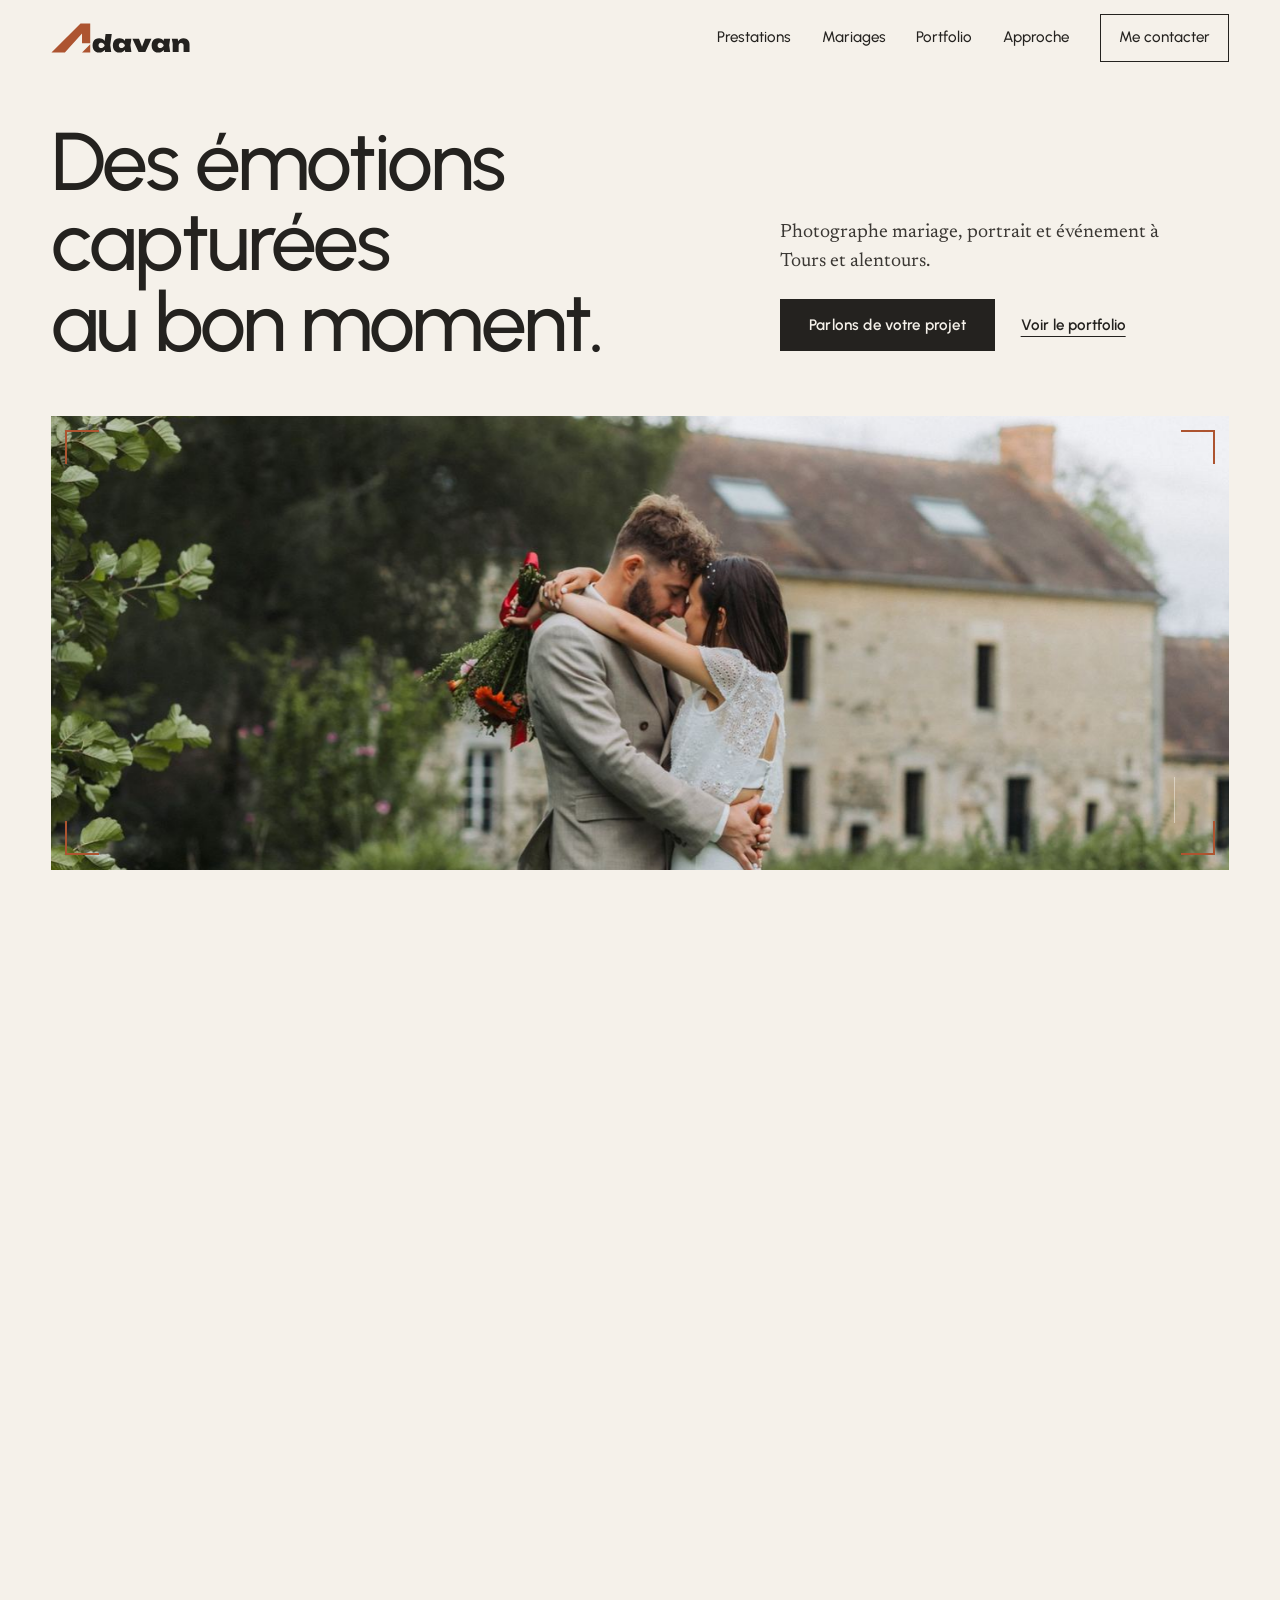
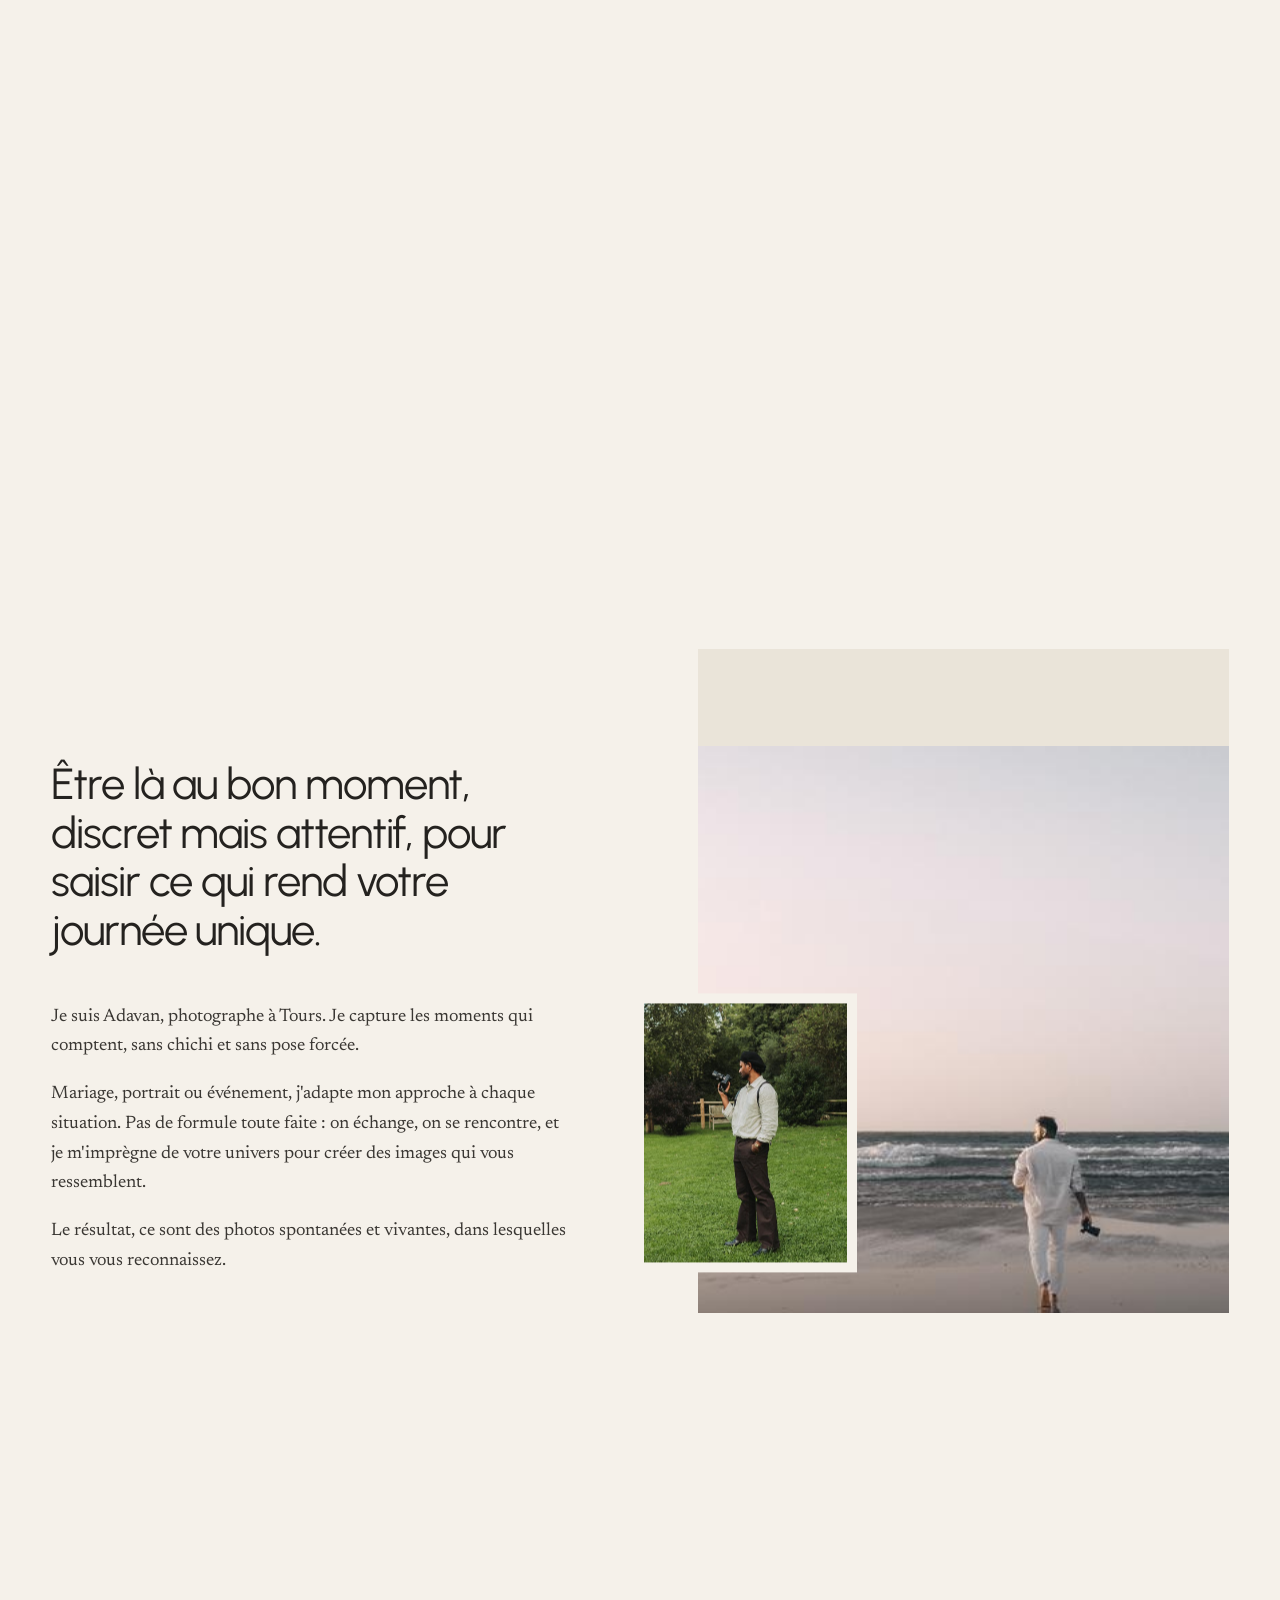
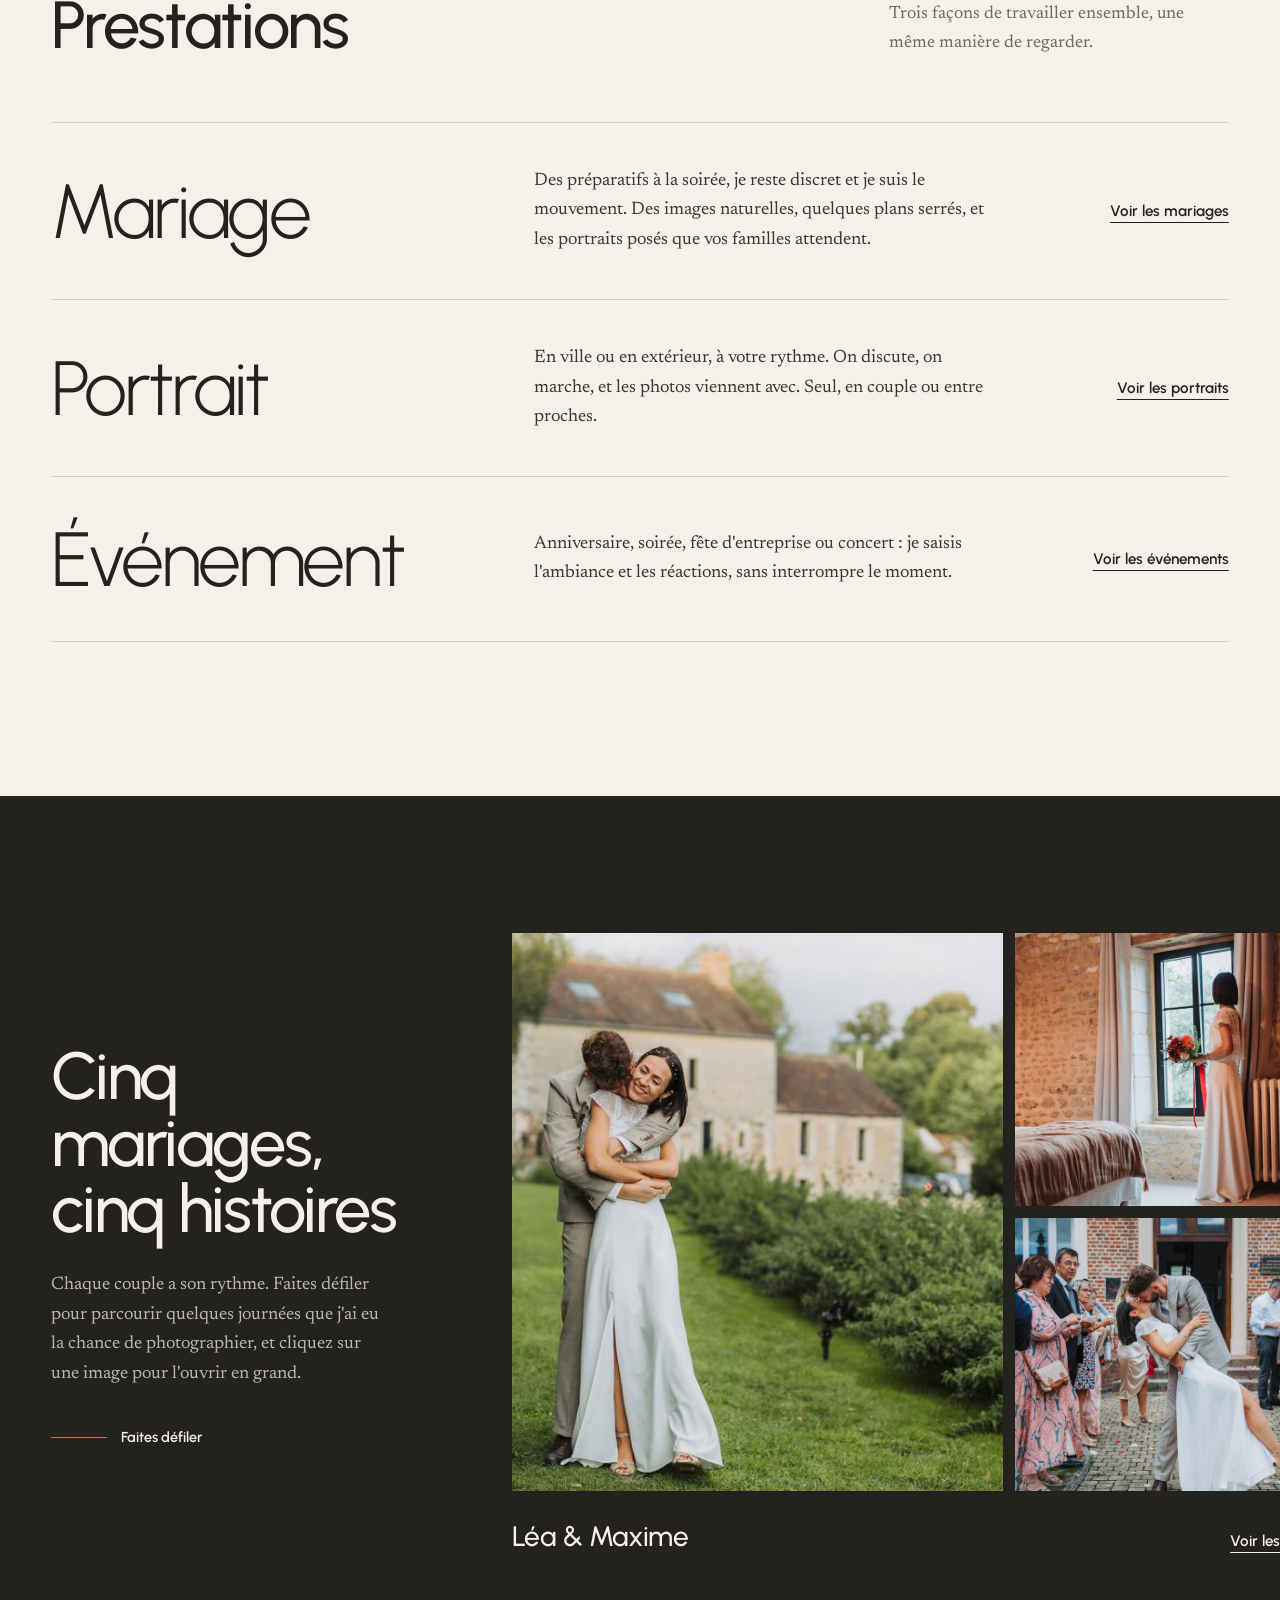
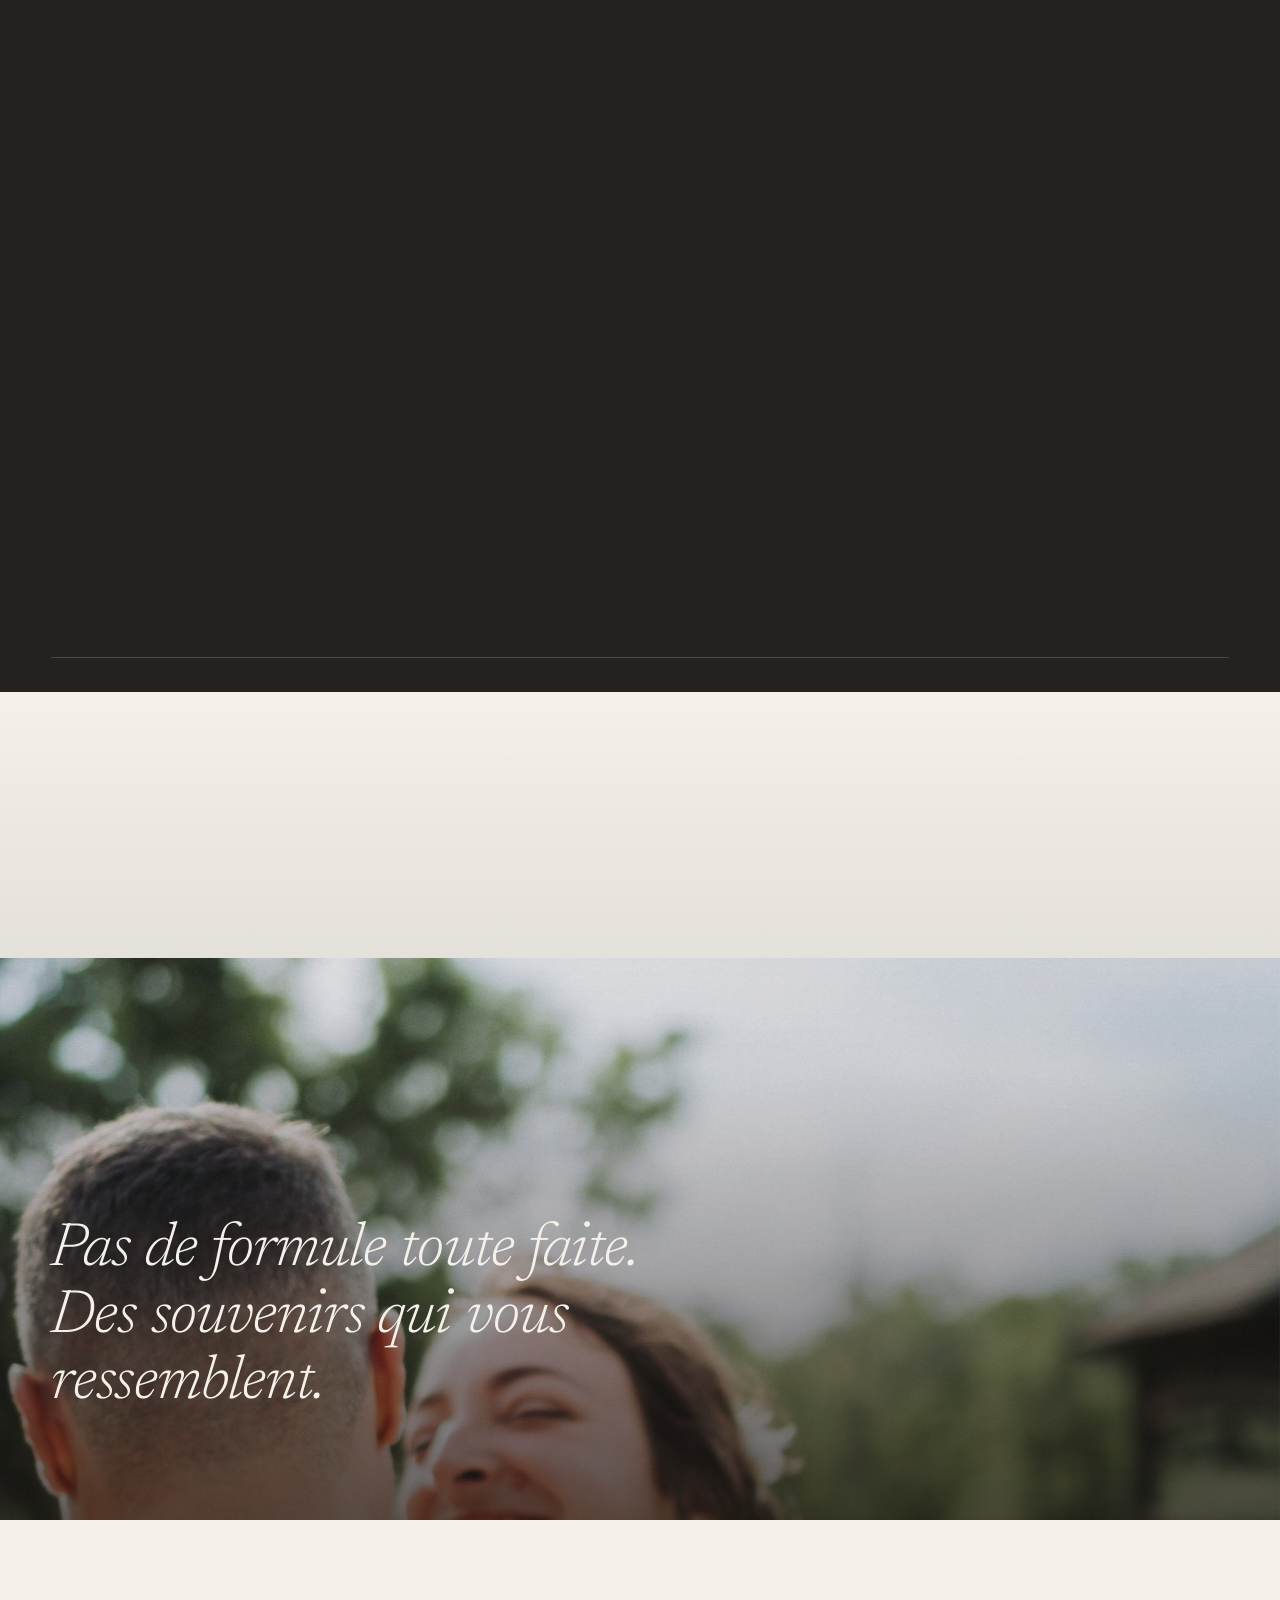
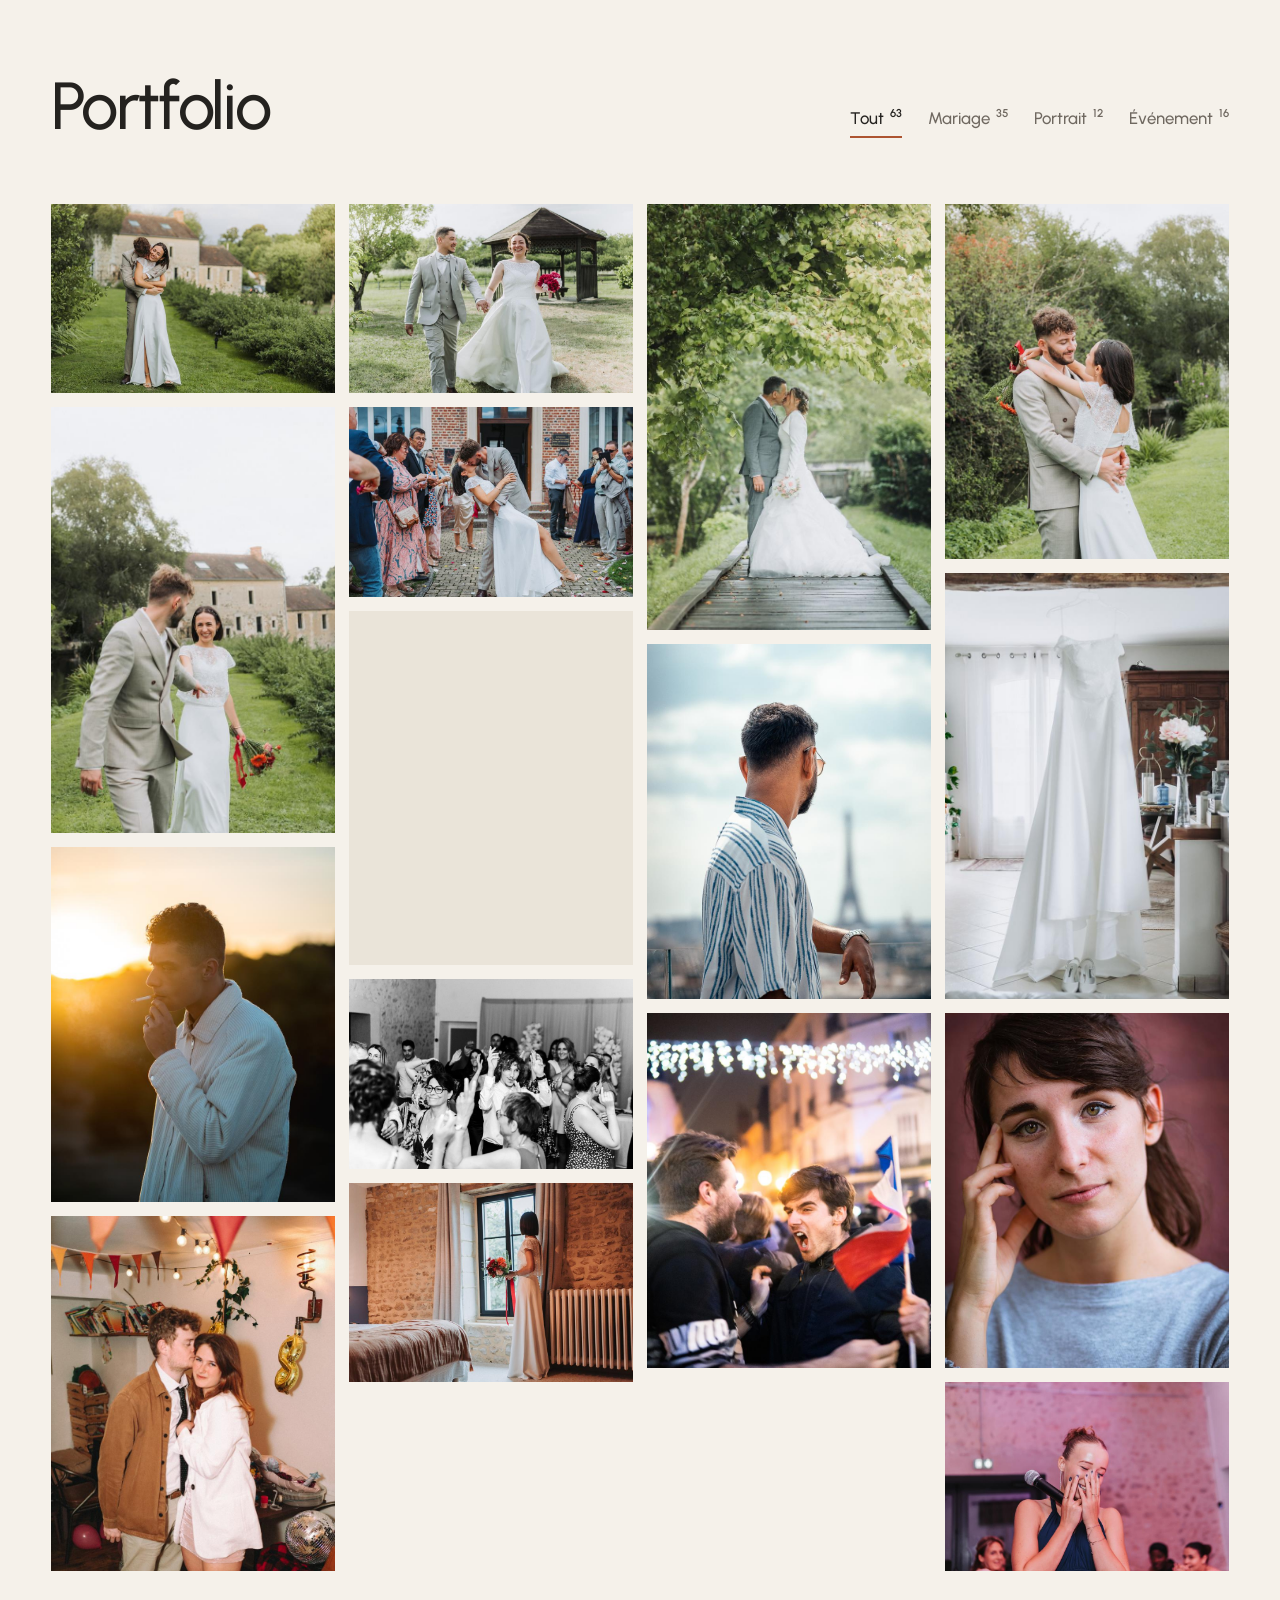
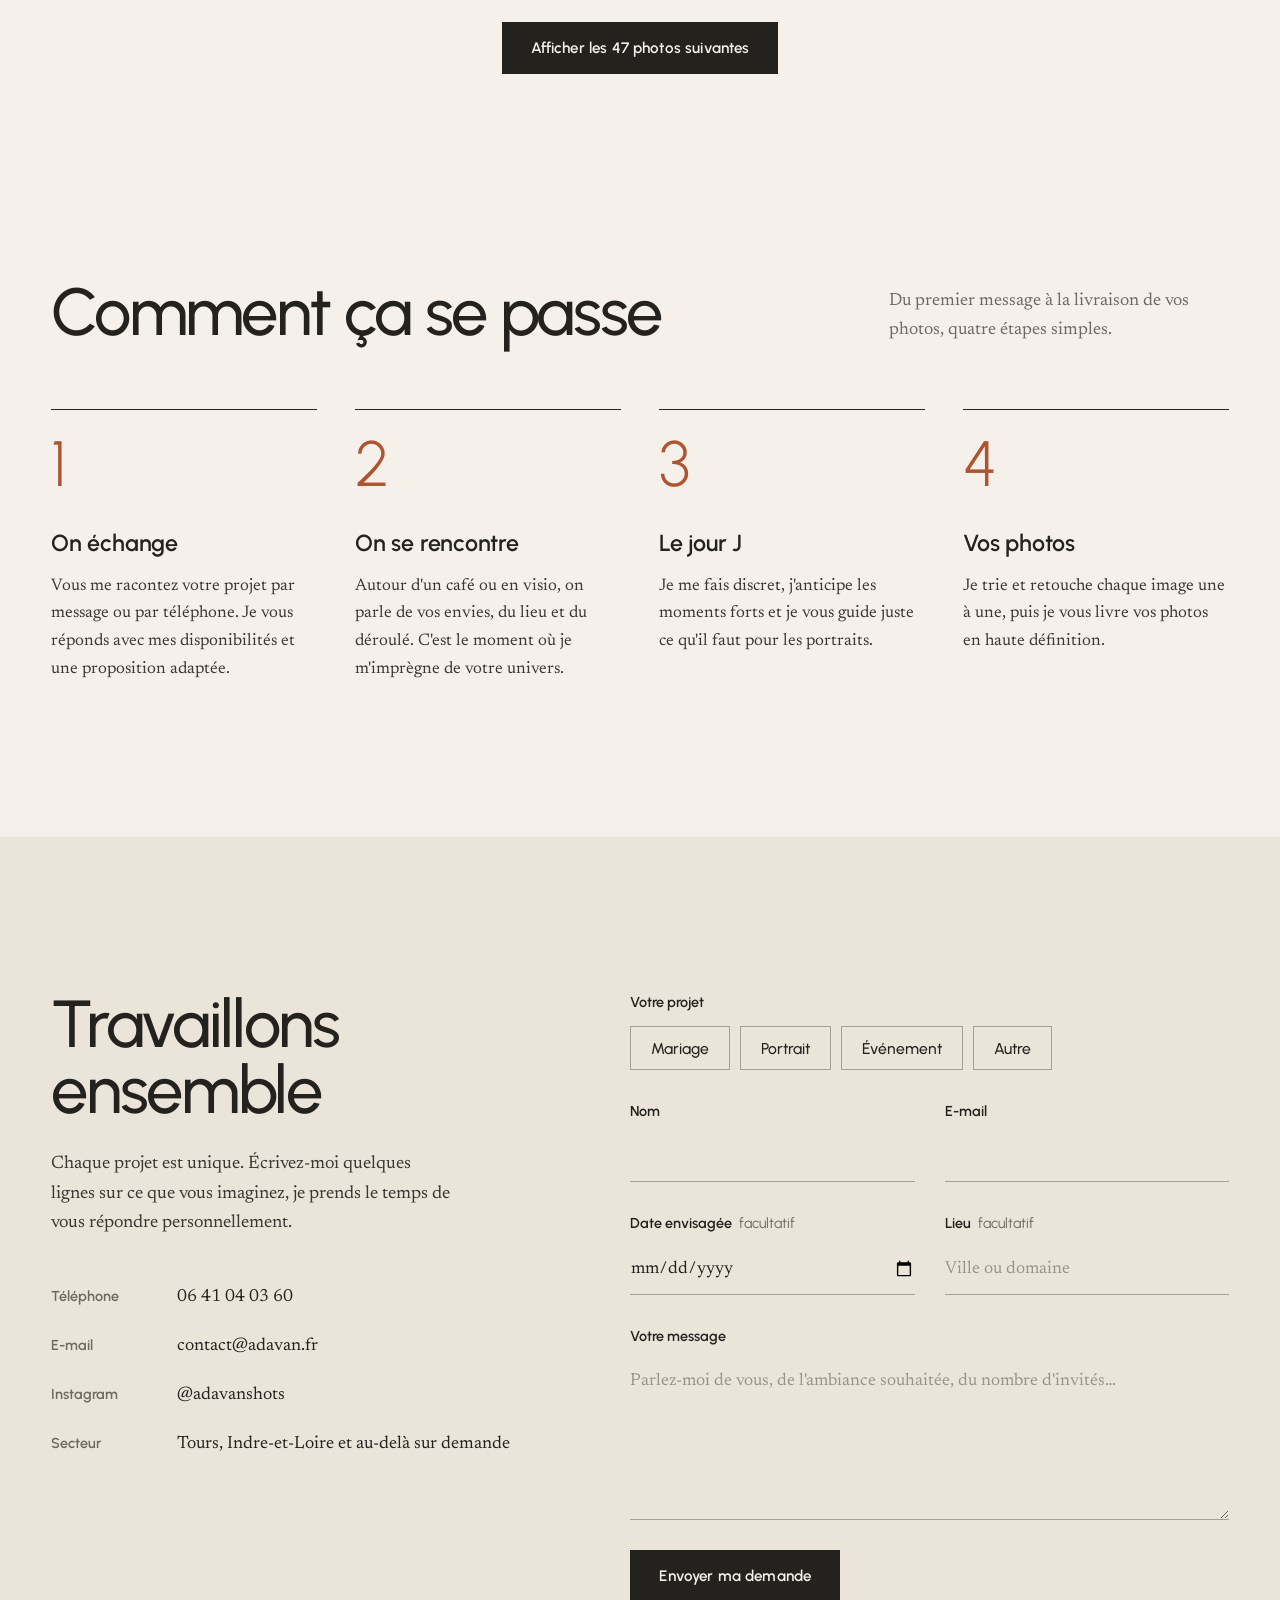
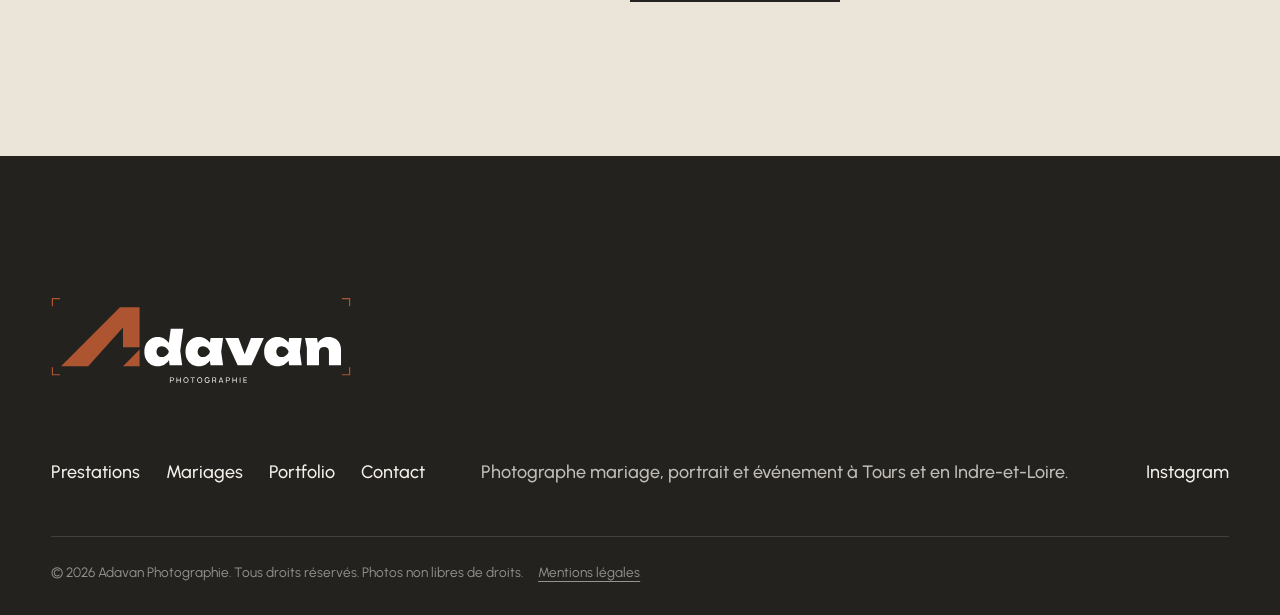
<file: index.html>
<!DOCTYPE html>
<html lang="fr">
<head>
  <meta charset="UTF-8">
  <meta name="viewport" content="width=device-width, initial-scale=1">
  <title>Adavan Photographie · Photographe mariage, portrait et événement à Tours</title>
  <meta name="description" content="Photographe à Tours et en Indre-et-Loire : mariage, portrait et événement. Des images naturelles, prises au bon moment, sans pose forcée.">
  <link rel="canonical" href="https://adavan.fr/">
  <meta name="theme-color" content="#F5F1EA">

  <meta property="og:type" content="website">
  <meta property="og:locale" content="fr_FR">
  <meta property="og:title" content="Adavan Photographie · Photographe à Tours">
  <meta property="og:description" content="Mariage, portrait et événement à Tours et alentours. Des images naturelles, prises au bon moment.">
  <meta property="og:url" content="https://adavan.fr/">
  <meta property="og:image" content="https://adavan.fr/photos/og-image.jpg">
  <meta name="twitter:card" content="summary_large_image">

  <link rel="icon" href="favicon.svg" type="image/svg+xml">
  <link rel="icon" href="favicon-32.png" sizes="32x32" type="image/png">
  <link rel="apple-touch-icon" href="apple-touch-icon.png">

  <link rel="preload" href="assets/fonts/urbanist.woff2" as="font" type="font/woff2" crossorigin>
  <link rel="preload" href="assets/fonts/newsreader.woff2" as="font" type="font/woff2" crossorigin>
  <link rel="stylesheet" href="assets/css/style.css">

  <script type="application/ld+json">
  {
    "@context": "https://schema.org",
    "@type": "ProfessionalService",
    "name": "Adavan Photographie",
    "description": "Photographe mariage, portrait et événement à Tours et en Indre-et-Loire.",
    "url": "https://adavan.fr/",
    "image": "https://adavan.fr/photos/og-image.jpg",
    "telephone": "+33641040360",
    "email": "contact@adavan.fr",
    "areaServed": ["Tours", "Indre-et-Loire", "Centre-Val de Loire"],
    "address": { "@type": "PostalAddress", "addressLocality": "Tours", "addressCountry": "FR" },
    "sameAs": ["https://www.instagram.com/adavanshots/"]
  }
  </script>
</head>
<body>
  <a class="skip-link" href="#main">Aller au contenu</a>

  <!-- Curseur viseur (desktop uniquement) -->
  <div class="cursor" aria-hidden="true">
    <span class="cursor-corner tl"></span><span class="cursor-corner tr"></span>
    <span class="cursor-corner bl"></span><span class="cursor-corner br"></span>
    <span class="cursor-label">Agrandir</span>
  </div>

  <!-- Navigation -->
  <header class="nav" data-nav>
    <a href="#top" class="nav-logo" aria-label="Adavan Photographie, retour en haut">
      <svg class="logo" viewBox="80 74 593 128" role="img" aria-label="Adavan"><path d="M82 200L205.997 76H247.33V160.256H212.356V118.923L139.23 200H82ZM212.356 200L247.33 165.026V200H212.356Z" fill="#AD5430"/><path d="M310.53 198.2L307.63 176.8L311.53 169.7L307.63 160.1L312.83 121.2H339.23L332.83 167.4L336.93 198.2H310.53ZM315.33 169.5C314.663 175.633 312.997 181 310.33 185.6C307.73 190.133 304.297 193.667 300.03 196.2C295.83 198.733 290.997 200 285.53 200C279.93 200 274.997 198.733 270.73 196.2C266.53 193.667 263.23 190.1 260.83 185.5C258.497 180.9 257.33 175.567 257.33 169.5C257.33 163.367 258.497 158 260.83 153.4C263.23 148.8 266.53 145.233 270.73 142.7C274.997 140.167 279.93 138.9 285.53 138.9C290.997 138.9 295.83 140.167 300.03 142.7C304.297 145.167 307.763 148.7 310.43 153.3C313.097 157.833 314.73 163.233 315.33 169.5ZM282.93 169.5C282.93 171.7 283.363 173.667 284.23 175.4C285.163 177.067 286.43 178.4 288.03 179.4C289.697 180.4 291.597 180.9 293.73 180.9C295.93 180.9 298.063 180.4 300.13 179.4C302.197 178.4 303.997 177.067 305.53 175.4C307.13 173.667 308.23 171.7 308.83 169.5C308.23 167.3 307.13 165.333 305.53 163.6C303.997 161.867 302.197 160.5 300.13 159.5C298.063 158.5 295.93 158 293.73 158C291.597 158 289.697 158.5 288.03 159.5C286.43 160.5 285.163 161.867 284.23 163.6C283.363 165.333 282.93 167.3 282.93 169.5ZM396.589 198.2L393.689 177.9L396.589 169.5L393.689 161.2L396.589 140.7H422.989L418.989 169.4L422.989 198.2H396.589ZM401.889 169.5C401.222 175.633 399.555 181 396.889 185.6C394.289 190.133 390.855 193.667 386.589 196.2C382.389 198.733 377.555 200 372.089 200C366.489 200 361.555 198.733 357.289 196.2C353.089 193.667 349.789 190.1 347.389 185.5C345.055 180.9 343.889 175.567 343.889 169.5C343.889 163.367 345.055 158 347.389 153.4C349.789 148.8 353.089 145.233 357.289 142.7C361.555 140.167 366.489 138.9 372.089 138.9C377.555 138.9 382.389 140.167 386.589 142.7C390.855 145.167 394.322 148.7 396.989 153.3C399.655 157.833 401.289 163.233 401.889 169.5ZM369.489 169.5C369.489 171.7 369.922 173.667 370.789 175.4C371.722 177.067 372.989 178.4 374.589 179.4C376.255 180.4 378.155 180.9 380.289 180.9C382.489 180.9 384.622 180.4 386.689 179.4C388.755 178.4 390.555 177.067 392.089 175.4C393.689 173.667 394.789 171.7 395.389 169.5C394.789 167.3 393.689 165.333 392.089 163.6C390.555 161.867 388.755 160.5 386.689 159.5C384.622 158.5 382.489 158 380.289 158C378.155 158 376.255 158.5 374.589 159.5C372.989 160.5 371.722 161.867 370.789 163.6C369.922 165.333 369.489 167.3 369.489 169.5ZM472.445 185.9L464.145 185.8L481.645 140.7H508.645L482.545 198.2H453.545L427.445 140.7H455.445L472.445 185.9ZM561.991 198.2L559.091 177.9L561.991 169.5L559.091 161.2L561.991 140.7H588.391L584.391 169.4L588.391 198.2H561.991ZM567.291 169.5C566.624 175.633 564.958 181 562.291 185.6C559.691 190.133 556.258 193.667 551.991 196.2C547.791 198.733 542.958 200 537.491 200C531.891 200 526.958 198.733 522.691 196.2C518.491 193.667 515.191 190.1 512.791 185.5C510.458 180.9 509.291 175.567 509.291 169.5C509.291 163.367 510.458 158 512.791 153.4C515.191 148.8 518.491 145.233 522.691 142.7C526.958 140.167 531.891 138.9 537.491 138.9C542.958 138.9 547.791 140.167 551.991 142.7C556.258 145.167 559.724 148.7 562.391 153.3C565.058 157.833 566.691 163.233 567.291 169.5ZM534.891 169.5C534.891 171.7 535.324 173.667 536.191 175.4C537.124 177.067 538.391 178.4 539.991 179.4C541.658 180.4 543.558 180.9 545.691 180.9C547.891 180.9 550.024 180.4 552.091 179.4C554.158 178.4 555.958 177.067 557.491 175.4C559.091 173.667 560.191 171.7 560.791 169.5C560.191 167.3 559.091 165.333 557.491 163.6C555.958 161.867 554.158 160.5 552.091 159.5C550.024 158.5 547.891 158 545.691 158C543.558 158 541.658 158.5 539.991 159.5C538.391 160.5 537.124 161.867 536.191 163.6C535.324 165.333 534.891 167.3 534.891 169.5ZM595.247 140.7H620.647L624.647 165.2V198.2H599.247V161.3L595.247 140.7ZM644.547 138.9C650.147 138.9 654.914 140.033 658.847 142.3C662.781 144.5 665.781 147.633 667.847 151.7C669.981 155.7 671.047 160.4 671.047 165.8V198.2H645.647V169.4C645.647 166.2 644.747 163.733 642.947 162C641.214 160.267 638.747 159.4 635.547 159.4C633.281 159.4 631.314 159.867 629.647 160.8C628.047 161.667 626.814 162.967 625.947 164.7C625.081 166.367 624.647 168.4 624.647 170.8L617.147 167C618.081 160.733 619.881 155.533 622.547 151.4C625.214 147.2 628.447 144.067 632.247 142C636.047 139.933 640.147 138.9 644.547 138.9Z" fill="currentColor"/></svg>
    </a>
    <nav class="nav-menu" id="menu" aria-label="Navigation principale">
      <a href="#prestations">Prestations</a>
      <a href="#mariages">Mariages</a>
      <a href="#portfolio">Portfolio</a>
      <a href="#approche">Approche</a>
      <a href="#contact" class="nav-cta">Me contacter</a>
    </nav>
    <button class="nav-toggle" aria-expanded="false" aria-controls="menu">
      <span class="nav-toggle-bars" aria-hidden="true"></span>
      <span class="sr-only">Menu</span>
    </button>
  </header>

  <main id="main">

    <!-- HERO : le cadre s'ouvre au scroll, comme on colle l'œil au viseur -->
    <section class="hero" id="top" data-hero>
      <div class="hero-sticky">
        <div class="hero-intro">
          <h1 class="hero-title">Des émotions<br>capturées<br>au bon moment.</h1>
          <div class="hero-side">
            <p class="hero-lede">Photographe mariage, portrait et événement à Tours et alentours.</p>
            <div class="hero-actions">
              <a href="#contact" class="btn btn-dark">Parlons de votre projet</a>
              <a href="#portfolio" class="btn-text">Voir le portfolio</a>
            </div>
          </div>
        </div>

        <div class="hero-frame" data-hero-frame>
          <picture>
            <source media="(max-width: 700px), (orientation: portrait)" srcset="photos/mariages/lm-14-900.jpg 720w, photos/mariages/lm-14-1800.jpg 1440w" sizes="100vw">
            <img class="hero-img" data-focus="0.52 0.24" data-focus-portrait="0.42 0.33" src="photos/mariages/lm-11-1800.jpg" srcset="photos/mariages/lm-11-900.jpg 900w, photos/mariages/lm-11-1800.jpg 1800w" sizes="100vw" width="1800" height="1200" alt="Les mariés front contre front dans le jardin d'un vieux moulin en pierre" fetchpriority="high">
          </picture>
          <p class="hero-caption">Léa &amp; Maxime</p>
        </div>

        <div class="viewfinder" aria-hidden="true">
          <span class="vf tl"></span><span class="vf tr"></span><span class="vf bl"></span><span class="vf br"></span>
        </div>

        <a href="#apropos" class="hero-scroll" aria-label="Faire défiler vers la suite">
          <span></span>
        </a>
      </div>
    </section>

    <!-- À PROPOS -->
    <section class="about" id="apropos">
      <div class="about-text">
        <h2 class="about-statement">Être là au bon moment, discret mais attentif, pour saisir ce qui rend votre journée unique.</h2>
        <div class="about-body">
          <p>Je suis Adavan, photographe à Tours. Je capture les moments qui comptent, sans chichi et sans pose forcée.</p>
          <p>Mariage, portrait ou événement, j'adapte mon approche à chaque situation. Pas de formule toute faite : on échange, on se rencontre, et je m'imprègne de votre univers pour créer des images qui vous ressemblent.</p>
          <p>Le résultat, ce sont des photos spontanées et vivantes, dans lesquelles vous vous reconnaissez.</p>
        </div>
      </div>
      <figure class="about-media">
        <div class="parallax-wrap">
          <img data-parallax="0.12" src="photos/portraits/home-page-banner-900.jpg" srcset="photos/portraits/home-page-banner-900.jpg 900w, photos/portraits/home-page-banner-1800.jpg 1800w" sizes="(max-width: 860px) 100vw, 45vw" width="1620" height="1080" loading="lazy" decoding="async" alt="Silhouette d'une personne au bord de la mer au coucher du soleil">
        </div>
        <img class="about-inset" src="photos/portraits/adavan-900.jpg" width="900" height="900" loading="lazy" decoding="async" alt="Adavan, photographe, son appareil à la main dans un jardin" data-parallax="-0.08">
      </figure>
    </section>

    <!-- PRESTATIONS -->
    <section class="services" id="prestations">
      <div class="section-head">
        <h2 class="section-title">Prestations</h2>
        <p class="section-intro">Trois façons de travailler ensemble, une même manière de regarder.</p>
      </div>
      <ul class="service-list" data-service-list>
        <li class="service" data-preview="photos/mariages/cc-6-900.jpg">
          <a href="#portfolio" class="service-link" data-filter-link="mariage">
            <h3 class="service-name">Mariage</h3>
            <p class="service-desc">Des préparatifs à la soirée, je reste discret et je suis le mouvement. Des images naturelles, quelques plans serrés, et les portraits posés que vos familles attendent.</p>
            <span class="service-more">Voir les mariages</span>
          </a>
          <img class="service-thumb" src="photos/mariages/cc-6-900.jpg" width="900" height="600" loading="lazy" decoding="async" alt="">
        </li>
        <li class="service" data-preview="photos/portraits/7-900.jpg">
          <a href="#portfolio" class="service-link" data-filter-link="portrait">
            <h3 class="service-name">Portrait</h3>
            <p class="service-desc">En ville ou en extérieur, à votre rythme. On discute, on marche, et les photos viennent avec. Seul, en couple ou entre proches.</p>
            <span class="service-more">Voir les portraits</span>
          </a>
          <img class="service-thumb" src="photos/portraits/7-900.jpg" width="900" height="1125" loading="lazy" decoding="async" alt="">
        </li>
        <li class="service" data-preview="photos/events/4-900.jpg">
          <a href="#portfolio" class="service-link" data-filter-link="evenement">
            <h3 class="service-name">Événement</h3>
            <p class="service-desc">Anniversaire, soirée, fête d'entreprise ou concert : je saisis l'ambiance et les réactions, sans interrompre le moment.</p>
            <span class="service-more">Voir les événements</span>
          </a>
          <img class="service-thumb" src="photos/events/4-900.jpg" width="900" height="600" loading="lazy" decoding="async" alt="">
        </li>
      </ul>
      <div class="service-preview" aria-hidden="true"><img alt=""></div>
    </section>

    <!-- HISTOIRES DE MARIAGE : défilement horizontal -->
    <section class="stories" id="mariages" data-stories>
      <div class="stories-sticky">
        <div class="stories-track" data-stories-track>
          <div class="story-intro">
            <h2 class="section-title">Cinq mariages,<br>cinq histoires</h2>
            <p>Chaque couple a son rythme. Faites défiler pour parcourir quelques journées que j'ai eu la chance de photographier, et cliquez sur une image pour l'ouvrir en grand.</p>
            <p class="story-hint" aria-hidden="true"><span class="story-hint-line"></span>Faites défiler</p>
          </div>
          <article class="story" data-story>
            <div class="story-shots">
              <button class="story-shot s0" data-full="photos/mariages/lm-01-1800.jpg" data-caption="Mariage de Léa &amp; Maxime" aria-label="Agrandir : Le marié enlace la mariée qui rit, devant un vieux moulin en pierre" data-cursor><img src="photos/mariages/lm-01-900.jpg" srcset="photos/mariages/lm-01-900.jpg 900w, photos/mariages/lm-01-1800.jpg 1800w" sizes="(max-width: 860px) 80vw, 40vw" width="1800" height="1200" loading="lazy" decoding="async" alt="Le marié enlace la mariée qui rit, devant un vieux moulin en pierre"></button>
              <button class="story-shot s1" data-full="photos/mariages/lm-02-1800.jpg" data-caption="Mariage de Léa &amp; Maxime" aria-label="Agrandir : La mariée regarde par la fenêtre, son bouquet rouge à la main" data-cursor><img src="photos/mariages/lm-02-900.jpg" srcset="photos/mariages/lm-02-900.jpg 900w, photos/mariages/lm-02-1800.jpg 1800w" sizes="(max-width: 860px) 80vw, 40vw" width="1800" height="1266" loading="lazy" decoding="async" alt="La mariée regarde par la fenêtre, son bouquet rouge à la main"></button>
              <button class="story-shot s2" data-full="photos/mariages/lm-03-1800.jpg" data-caption="Mariage de Léa &amp; Maxime" aria-label="Agrandir : Baiser renversé à la sortie de la mairie, sous les pétales" data-cursor><img src="photos/mariages/lm-03-900.jpg" srcset="photos/mariages/lm-03-900.jpg 900w, photos/mariages/lm-03-1800.jpg 1800w" sizes="(max-width: 860px) 80vw, 40vw" width="1800" height="1200" loading="lazy" decoding="async" alt="Baiser renversé à la sortie de la mairie, sous les pétales"></button>
              <button class="story-shot s3" data-full="photos/mariages/lm-04-1800.jpg" data-caption="Mariage de Léa &amp; Maxime" aria-label="Agrandir : Le marié ajuste ses manches devant un papier peint à feuilles" data-cursor hidden></button>
              <button class="story-shot s4" data-full="photos/mariages/lm-05-1800.jpg" data-caption="Mariage de Léa &amp; Maxime" aria-label="Agrandir : Le marié sourit pendant la découverte, ses proches dans le miroir" data-cursor hidden></button>
              <button class="story-shot s5" data-full="photos/mariages/lm-06-1800.jpg" data-caption="Mariage de Léa &amp; Maxime" aria-label="Agrandir : La mariée tend la main au marié dans l&#x27;encadrement d&#x27;une porte" data-cursor hidden></button>
              <button class="story-shot s6" data-full="photos/mariages/lm-07-1800.jpg" data-caption="Mariage de Léa &amp; Maxime" aria-label="Agrandir : Les mariés posent devant une cheminée en pierre" data-cursor hidden></button>
              <button class="story-shot s7" data-full="photos/mariages/lm-08-1800.jpg" data-caption="Mariage de Léa &amp; Maxime" aria-label="Agrandir : Les mariés se tiennent la main, détail du costume et du bouquet" data-cursor hidden></button>
              <button class="story-shot s8" data-full="photos/mariages/lm-09-1800.jpg" data-caption="Mariage de Léa &amp; Maxime" aria-label="Agrandir : Les mains des mariés se frôlent, alliances visibles" data-cursor hidden></button>
              <button class="story-shot s9" data-full="photos/mariages/lm-10-1800.jpg" data-caption="Mariage de Léa &amp; Maxime" aria-label="Agrandir : La main de la mariée posée dans celle du marié, bague et montre" data-cursor hidden></button>
              <button class="story-shot s10" data-full="photos/mariages/lm-11-1800.jpg" data-caption="Mariage de Léa &amp; Maxime" aria-label="Agrandir : Les mariés front contre front dans le jardin du moulin" data-cursor hidden></button>
              <button class="story-shot s11" data-full="photos/mariages/lm-12-1800.jpg" data-caption="Mariage de Léa &amp; Maxime" aria-label="Agrandir : Les mariés dansent dans l&#x27;allée du jardin" data-cursor hidden></button>
              <button class="story-shot s12" data-full="photos/mariages/lm-13-1800.jpg" data-caption="Mariage de Léa &amp; Maxime" aria-label="Agrandir : Le marié serre la mariée dans ses bras, devant le moulin" data-cursor hidden></button>
              <button class="story-shot s13" data-full="photos/mariages/lm-14-1800.jpg" data-caption="Mariage de Léa &amp; Maxime" aria-label="Agrandir : La mariée, les bras autour du cou du marié, se regardent en souriant" data-cursor hidden></button>
              <button class="story-shot s14" data-full="photos/mariages/lm-15-1800.jpg" data-caption="Mariage de Léa &amp; Maxime" aria-label="Agrandir : Le marié entraîne la mariée par la main, elle rit" data-cursor hidden></button>
              <button class="story-shot s15" data-full="photos/mariages/lm-16-1800.jpg" data-caption="Mariage de Léa &amp; Maxime" aria-label="Agrandir : Les mariés s&#x27;éloignent main dans la main en se retournant" data-cursor hidden></button>
              <button class="story-shot s16" data-full="photos/mariages/lm-17-1800.jpg" data-caption="Mariage de Léa &amp; Maxime" aria-label="Agrandir : Le marié embrasse le front de la mariée" data-cursor hidden></button>
              <button class="story-shot s17" data-full="photos/mariages/lm-18-1800.jpg" data-caption="Mariage de Léa &amp; Maxime" aria-label="Agrandir : Les mariés accoudés à la rambarde d&#x27;un pont en pierre" data-cursor hidden></button>
            </div>
            <header class="story-meta">
              <h3>Léa &amp; Maxime</h3>
              <button class="btn-text story-open" data-story-open>Voir les photos</button>
            </header>
          </article>
          <article class="story" data-story>
            <div class="story-shots">
              <button class="story-shot s0" data-full="photos/mariages/cc-hero-1800.jpg" data-caption="Mariage de Camille &amp; Chakir" aria-label="Agrandir : Les mariés marchent main dans la main devant un kiosque en bois" data-cursor><img src="photos/mariages/cc-hero-900.jpg" srcset="photos/mariages/cc-hero-900.jpg 900w, photos/mariages/cc-hero-1800.jpg 1800w" sizes="(max-width: 860px) 80vw, 40vw" width="1800" height="1200" loading="lazy" decoding="async" alt="Les mariés marchent main dans la main devant un kiosque en bois"></button>
              <button class="story-shot s1" data-full="photos/mariages/cc-10-1800.jpg" data-caption="Mariage de Camille &amp; Chakir" aria-label="Agrandir : La robe de mariée suspendue dans une pièce lumineuse" data-cursor><img src="photos/mariages/cc-10-900.jpg" srcset="photos/mariages/cc-10-900.jpg 600w, photos/mariages/cc-10-1800.jpg 1200w" sizes="(max-width: 860px) 80vw, 40vw" width="1200" height="1800" loading="lazy" decoding="async" alt="La robe de mariée suspendue dans une pièce lumineuse"></button>
              <button class="story-shot s2" data-full="photos/mariages/cc-14-1800.jpg" data-caption="Mariage de Camille &amp; Chakir" aria-label="Agrandir : On ajuste le col du marié, en noir et blanc" data-cursor><img src="photos/mariages/cc-14-900.jpg" srcset="photos/mariages/cc-14-900.jpg 600w, photos/mariages/cc-14-1800.jpg 1200w" sizes="(max-width: 860px) 80vw, 40vw" width="1200" height="1800" loading="lazy" decoding="async" alt="On ajuste le col du marié, en noir et blanc"></button>
              <button class="story-shot s3" data-full="photos/mariages/cc-7-1800.jpg" data-caption="Mariage de Camille &amp; Chakir" aria-label="Agrandir : La mariée enlace le marié, le visage rayonnant" data-cursor hidden></button>
              <button class="story-shot s4" data-full="photos/mariages/cc-1-1800.jpg" data-caption="Mariage de Camille &amp; Chakir" aria-label="Agrandir : Les mariés posent de part et d&#x27;autre d&#x27;une voiture ancienne décorée" data-cursor hidden></button>
              <button class="story-shot s5" data-full="photos/mariages/cc-3-1800.jpg" data-caption="Mariage de Camille &amp; Chakir" aria-label="Agrandir : La mariée enfile ses chaussures, assise près d&#x27;une fenêtre" data-cursor hidden></button>
              <button class="story-shot s6" data-full="photos/mariages/cc-11-1800.jpg" data-caption="Mariage de Camille &amp; Chakir" aria-label="Agrandir : La mariée rit, assise près d&#x27;une porte, en noir et blanc" data-cursor hidden></button>
              <button class="story-shot s7" data-full="photos/mariages/cc-5-1800.jpg" data-caption="Mariage de Camille &amp; Chakir" aria-label="Agrandir : La mariée sourit, son bouquet de pivoines à la main" data-cursor hidden></button>
              <button class="story-shot s8" data-full="photos/mariages/cc-6-1800.jpg" data-caption="Mariage de Camille &amp; Chakir" aria-label="Agrandir : Les mariés se tiennent la main et rient dans un parc" data-cursor hidden></button>
              <button class="story-shot s9" data-full="photos/mariages/cc-8-1800.jpg" data-caption="Mariage de Camille &amp; Chakir" aria-label="Agrandir : Les mariés s&#x27;embrassent dans l&#x27;herbe fleurie" data-cursor hidden></button>
              <button class="story-shot s10" data-full="photos/mariages/cc-9-1800.jpg" data-caption="Mariage de Camille &amp; Chakir" aria-label="Agrandir : Le marié de dos, enlacé par la mariée" data-cursor hidden></button>
              <button class="story-shot s11" data-full="photos/mariages/cc-12-1800.jpg" data-caption="Mariage de Camille &amp; Chakir" aria-label="Agrandir : Des invités émus essuient leurs larmes pendant les discours, en noir et blanc" data-cursor hidden></button>
              <button class="story-shot s12" data-full="photos/mariages/cc-13-1800.jpg" data-caption="Mariage de Camille &amp; Chakir" aria-label="Agrandir : Panneau d&#x27;accueil fleuri devant le domaine de réception" data-cursor hidden></button>
            </div>
            <header class="story-meta">
              <h3>Camille &amp; Chakir</h3>
              <button class="btn-text story-open" data-story-open>Voir les photos</button>
            </header>
          </article>
          <article class="story" data-story>
            <div class="story-shots">
              <button class="story-shot s0" data-full="photos/mariages/ja-4-1800.jpg" data-caption="Mariage de Alison &amp; Jérôme" aria-label="Agrandir : Les mariés s&#x27;embrassent sur un ponton sous les arbres" data-cursor><img src="photos/mariages/ja-4-900.jpg" srcset="photos/mariages/ja-4-900.jpg 600w, photos/mariages/ja-4-1800.jpg 1080w" sizes="(max-width: 860px) 80vw, 40vw" width="1080" height="1620" loading="lazy" decoding="async" alt="Les mariés s&#x27;embrassent sur un ponton sous les arbres"></button>
              <button class="story-shot s1" data-full="photos/mariages/ja-2-1800.jpg" data-caption="Mariage de Alison &amp; Jérôme" aria-label="Agrandir : Le marié enlace la mariée par derrière sous une arche en pierre" data-cursor><img src="photos/mariages/ja-2-900.jpg" srcset="photos/mariages/ja-2-900.jpg 720w, photos/mariages/ja-2-1800.jpg 1080w" sizes="(max-width: 860px) 80vw, 40vw" width="1080" height="1350" loading="lazy" decoding="async" alt="Le marié enlace la mariée par derrière sous une arche en pierre"></button>
              <button class="story-shot s2" data-full="photos/mariages/ja-3-1800.jpg" data-caption="Mariage de Alison &amp; Jérôme" aria-label="Agrandir : Les mains des mariés et leurs alliances sur le bouquet" data-cursor><img src="photos/mariages/ja-3-900.jpg" srcset="photos/mariages/ja-3-900.jpg 720w, photos/mariages/ja-3-1800.jpg 1080w" sizes="(max-width: 860px) 80vw, 40vw" width="1080" height="1350" loading="lazy" decoding="async" alt="Les mains des mariés et leurs alliances sur le bouquet"></button>
              <button class="story-shot s3" data-full="photos/mariages/ja-1-1800.jpg" data-caption="Mariage de Alison &amp; Jérôme" aria-label="Agrandir : Détail du bouquet de la mariée et du tatouage sur son bras" data-cursor hidden></button>
            </div>
            <header class="story-meta">
              <h3>Alison &amp; Jérôme</h3>
              <button class="btn-text story-open" data-story-open>Voir les photos</button>
            </header>
          </article>
          <article class="story" data-story>
            <div class="story-shots">
              <button class="story-shot s0" data-full="photos/mariages/lq-2-1800.jpg" data-caption="Mariage de Laurène &amp; Quentin" aria-label="Agrandir : Les mariés enlacés au bord d&#x27;un étang" data-cursor><img src="photos/mariages/lq-2-900.jpg" srcset="photos/mariages/lq-2-900.jpg 720w, photos/mariages/lq-2-1800.jpg 1080w" sizes="(max-width: 860px) 80vw, 40vw" width="1080" height="1350" loading="lazy" decoding="async" alt="Les mariés enlacés au bord d&#x27;un étang"></button>
              <button class="story-shot s1" data-full="photos/mariages/lq-1-1800.jpg" data-caption="Mariage de Laurène &amp; Quentin" aria-label="Agrandir : Les mariés montent un escalier en bois, vus de dos" data-cursor><img src="photos/mariages/lq-1-900.jpg" srcset="photos/mariages/lq-1-900.jpg 720w, photos/mariages/lq-1-1800.jpg 1080w" sizes="(max-width: 860px) 80vw, 40vw" width="1080" height="1350" loading="lazy" decoding="async" alt="Les mariés montent un escalier en bois, vus de dos"></button>
              <button class="story-shot s2" data-full="photos/mariages/lq-4-1800.jpg" data-caption="Mariage de Laurène &amp; Quentin" aria-label="Agrandir : La mariée et ses amies tirent sur des rubans colorés" data-cursor><img src="photos/mariages/lq-4-900.jpg" srcset="photos/mariages/lq-4-900.jpg 720w, photos/mariages/lq-4-1800.jpg 1080w" sizes="(max-width: 860px) 80vw, 40vw" width="1080" height="1350" loading="lazy" decoding="async" alt="La mariée et ses amies tirent sur des rubans colorés"></button>
              <button class="story-shot s3" data-full="photos/mariages/lq-3-1800.jpg" data-caption="Mariage de Laurène &amp; Quentin" aria-label="Agrandir : Les mains de la mariée tenant son bouquet de roses" data-cursor hidden></button>
              <button class="story-shot s4" data-full="photos/mariages/lq-5-1800.jpg" data-caption="Mariage de Laurène &amp; Quentin" aria-label="Agrandir : La mariée devant un escalier en bois dans la verdure" data-cursor hidden></button>
            </div>
            <header class="story-meta">
              <h3>Laurène &amp; Quentin</h3>
              <button class="btn-text story-open" data-story-open>Voir les photos</button>
            </header>
          </article>
          <article class="story" data-story>
            <div class="story-shots">
              <button class="story-shot s0" data-full="photos/mariages/pz-1-1800.jpg" data-caption="Mariage de Pauline &amp; Zaafir" aria-label="Agrandir : Sortie des mariés sous une pluie de pétales" data-cursor><img src="photos/mariages/pz-1-900.jpg" srcset="photos/mariages/pz-1-900.jpg 720w, photos/mariages/pz-1-1800.jpg 1080w" sizes="(max-width: 860px) 80vw, 40vw" width="1080" height="1350" loading="lazy" decoding="async" alt="Sortie des mariés sous une pluie de pétales"></button>
              <button class="story-shot s1" data-full="photos/mariages/pz-2-1800.jpg" data-caption="Mariage de Pauline &amp; Zaafir" aria-label="Agrandir : Le marié et la mariée enlacés dans un jardin" data-cursor><img src="photos/mariages/pz-2-900.jpg" srcset="photos/mariages/pz-2-900.jpg 720w, photos/mariages/pz-2-1800.jpg 1080w" sizes="(max-width: 860px) 80vw, 40vw" width="1080" height="1350" loading="lazy" decoding="async" alt="Le marié et la mariée enlacés dans un jardin"></button>
              <button class="story-shot s2" data-full="photos/mariages/pz-3-1800.jpg" data-caption="Mariage de Pauline &amp; Zaafir" aria-label="Agrandir : Les mains de la mariée posées sur la veste du marié" data-cursor><img src="photos/mariages/pz-3-900.jpg" srcset="photos/mariages/pz-3-900.jpg 720w, photos/mariages/pz-3-1800.jpg 1080w" sizes="(max-width: 860px) 80vw, 40vw" width="1080" height="1350" loading="lazy" decoding="async" alt="Les mains de la mariée posées sur la veste du marié"></button>
              <button class="story-shot s3" data-full="photos/mariages/pz-4-1800.jpg" data-caption="Mariage de Pauline &amp; Zaafir" aria-label="Agrandir : La mariée lance son bouquet devant ses amies" data-cursor hidden></button>
            </div>
            <header class="story-meta">
              <h3>Pauline &amp; Zaafir</h3>
              <button class="btn-text story-open" data-story-open>Voir les photos</button>
            </header>
          </article>
          <div class="story-outro">
            <p>Vous préparez votre mariage&nbsp;?</p>
            <a href="#contact" class="btn btn-light">Vérifier mes disponibilités</a>
          </div>
        </div>
      </div>
      <div class="stories-progress" aria-hidden="true"><span data-stories-bar></span></div>
    </section>

    <!-- BANDEAU PARALLAXE -->
    <section class="band" aria-label="Citation">
      <div class="band-media">
        <picture>
          <source media="(max-width: 700px), (orientation: portrait) and (max-width: 1100px)" srcset="photos/mariages/ja-4-900.jpg 600w, photos/mariages/ja-4-1800.jpg 1080w" sizes="100vw">
          <img data-parallax="0.25" src="photos/mariages/cc-7-1800.jpg" srcset="photos/mariages/cc-7-900.jpg 900w, photos/mariages/cc-7-1800.jpg 1800w" sizes="100vw" width="1800" height="1200" loading="lazy" decoding="async" alt="La mariée enlace le marié, le visage rayonnant">
        </picture>
      </div>
      <blockquote class="band-quote">
        <p>Pas de formule toute faite. Des souvenirs qui vous ressemblent.</p>
      </blockquote>
    </section>

    <!-- PORTFOLIO -->
    <section class="portfolio" id="portfolio">
      <div class="section-head">
        <h2 class="section-title">Portfolio</h2>
        <div class="filters" role="group" aria-label="Filtrer le portfolio">
          <button class="filter is-active" data-filter="all" aria-pressed="true">Tout <sup>63</sup></button>
          <button class="filter" data-filter="mariage" aria-pressed="false">Mariage <sup>35</sup></button>
          <button class="filter" data-filter="portrait" aria-pressed="false">Portrait <sup>12</sup></button>
          <button class="filter" data-filter="evenement" aria-pressed="false">Événement <sup>16</sup></button>
        </div>
      </div>
      <div class="grid" data-grid>
        <figure class="tile" data-cat="mariage" data-cursor>
          <button class="tile-btn" data-full="photos/mariages/lm-01-1800.jpg" data-caption="Mariage de Léa &amp; Maxime" aria-label="Agrandir : Le marié enlace la mariée qui rit, devant un vieux moulin en pierre">
            <img src="photos/mariages/lm-01-900.jpg" srcset="photos/mariages/lm-01-900.jpg 900w, photos/mariages/lm-01-1800.jpg 1800w" sizes="(max-width: 600px) 50vw, (max-width: 1100px) 33vw, 25vw" width="1800" height="1200" loading="lazy" decoding="async" alt="Le marié enlace la mariée qui rit, devant un vieux moulin en pierre">
          </button>
        </figure>
        <figure class="tile" data-cat="mariage" data-cursor>
          <button class="tile-btn" data-full="photos/mariages/lm-15-1800.jpg" data-caption="Mariage de Léa &amp; Maxime" aria-label="Agrandir : Le marié entraîne la mariée par la main, elle rit">
            <img src="photos/mariages/lm-15-900.jpg" srcset="photos/mariages/lm-15-900.jpg 600w, photos/mariages/lm-15-1800.jpg 1200w" sizes="(max-width: 600px) 50vw, (max-width: 1100px) 33vw, 25vw" width="1200" height="1800" loading="lazy" decoding="async" alt="Le marié entraîne la mariée par la main, elle rit">
          </button>
        </figure>
        <figure class="tile" data-cat="portrait" data-cursor>
          <button class="tile-btn" data-full="photos/portraits/7-1800.jpg" data-caption="Séance portrait" aria-label="Agrandir : Homme en contre-jour au coucher du soleil">
            <img src="photos/portraits/7-900.jpg" srcset="photos/portraits/7-900.jpg 720w, photos/portraits/7-1800.jpg 1080w" sizes="(max-width: 600px) 50vw, (max-width: 1100px) 33vw, 25vw" width="1080" height="1350" loading="lazy" decoding="async" alt="Homme en contre-jour au coucher du soleil">
          </button>
        </figure>
        <figure class="tile" data-cat="evenement" data-cursor>
          <button class="tile-btn" data-full="photos/events/d-3-1800.jpg" data-caption="Reportage événement" aria-label="Agrandir : Un couple s&#x27;embrasse lors d&#x27;une fête d&#x27;anniversaire">
            <img src="photos/events/d-3-900.jpg" srcset="photos/events/d-3-900.jpg 720w, photos/events/d-3-1800.jpg 1440w" sizes="(max-width: 600px) 50vw, (max-width: 1100px) 33vw, 25vw" width="1440" height="1800" loading="lazy" decoding="async" alt="Un couple s&#x27;embrasse lors d&#x27;une fête d&#x27;anniversaire">
          </button>
        </figure>
        <figure class="tile" data-cat="mariage" data-cursor>
          <button class="tile-btn" data-full="photos/mariages/cc-hero-1800.jpg" data-caption="Mariage de Camille &amp; Chakir" aria-label="Agrandir : Les mariés marchent main dans la main devant un kiosque en bois">
            <img src="photos/mariages/cc-hero-900.jpg" srcset="photos/mariages/cc-hero-900.jpg 900w, photos/mariages/cc-hero-1800.jpg 1800w" sizes="(max-width: 600px) 50vw, (max-width: 1100px) 33vw, 25vw" width="1800" height="1200" loading="lazy" decoding="async" alt="Les mariés marchent main dans la main devant un kiosque en bois">
          </button>
        </figure>
        <figure class="tile" data-cat="mariage" data-cursor>
          <button class="tile-btn" data-full="photos/mariages/lm-03-1800.jpg" data-caption="Mariage de Léa &amp; Maxime" aria-label="Agrandir : Baiser renversé à la sortie de la mairie, sous les pétales">
            <img src="photos/mariages/lm-03-900.jpg" srcset="photos/mariages/lm-03-900.jpg 900w, photos/mariages/lm-03-1800.jpg 1800w" sizes="(max-width: 600px) 50vw, (max-width: 1100px) 33vw, 25vw" width="1800" height="1200" loading="lazy" decoding="async" alt="Baiser renversé à la sortie de la mairie, sous les pétales">
          </button>
        </figure>
        <figure class="tile" data-cat="portrait" data-cursor>
          <button class="tile-btn" data-full="photos/portraits/8-1800.jpg" data-caption="Séance portrait" aria-label="Agrandir : Jeune femme au volant d&#x27;une voiture ancienne rouge">
            <img src="photos/portraits/8-900.jpg" srcset="photos/portraits/8-900.jpg 720w, photos/portraits/8-1800.jpg 1080w" sizes="(max-width: 600px) 50vw, (max-width: 1100px) 33vw, 25vw" width="1080" height="1350" loading="lazy" decoding="async" alt="Jeune femme au volant d&#x27;une voiture ancienne rouge">
          </button>
        </figure>
        <figure class="tile" data-cat="evenement" data-cursor>
          <button class="tile-btn" data-full="photos/events/2-1800.jpg" data-caption="Reportage événement" aria-label="Agrandir : Piste de danse pleine, en noir et blanc">
            <img src="photos/events/2-900.jpg" srcset="photos/events/2-900.jpg 900w, photos/events/2-1800.jpg 1800w" sizes="(max-width: 600px) 50vw, (max-width: 1100px) 33vw, 25vw" width="1800" height="1200" loading="lazy" decoding="async" alt="Piste de danse pleine, en noir et blanc">
          </button>
        </figure>
        <figure class="tile" data-cat="mariage" data-cursor>
          <button class="tile-btn" data-full="photos/mariages/lm-02-1800.jpg" data-caption="Mariage de Léa &amp; Maxime" aria-label="Agrandir : La mariée regarde par la fenêtre, son bouquet rouge à la main">
            <img src="photos/mariages/lm-02-900.jpg" srcset="photos/mariages/lm-02-900.jpg 900w, photos/mariages/lm-02-1800.jpg 1800w" sizes="(max-width: 600px) 50vw, (max-width: 1100px) 33vw, 25vw" width="1800" height="1266" loading="lazy" decoding="async" alt="La mariée regarde par la fenêtre, son bouquet rouge à la main">
          </button>
        </figure>
        <figure class="tile" data-cat="mariage" data-cursor>
          <button class="tile-btn" data-full="photos/mariages/ja-4-1800.jpg" data-caption="Mariage de Alison &amp; Jérôme" aria-label="Agrandir : Les mariés s&#x27;embrassent sur un ponton sous les arbres">
            <img src="photos/mariages/ja-4-900.jpg" srcset="photos/mariages/ja-4-900.jpg 600w, photos/mariages/ja-4-1800.jpg 1080w" sizes="(max-width: 600px) 50vw, (max-width: 1100px) 33vw, 25vw" width="1080" height="1620" loading="lazy" decoding="async" alt="Les mariés s&#x27;embrassent sur un ponton sous les arbres">
          </button>
        </figure>
        <figure class="tile" data-cat="portrait" data-cursor>
          <button class="tile-btn" data-full="photos/portraits/1-1800.jpg" data-caption="Séance portrait" aria-label="Agrandir : Homme de profil devant la tour Eiffel">
            <img src="photos/portraits/1-900.jpg" srcset="photos/portraits/1-900.jpg 720w, photos/portraits/1-1800.jpg 1080w" sizes="(max-width: 600px) 50vw, (max-width: 1100px) 33vw, 25vw" width="1080" height="1350" loading="lazy" decoding="async" alt="Homme de profil devant la tour Eiffel">
          </button>
        </figure>
        <figure class="tile" data-cat="evenement" data-cursor>
          <button class="tile-btn" data-full="photos/events/10-1800.jpg" data-caption="Reportage événement" aria-label="Agrandir : Supporters en liesse avec un drapeau français">
            <img src="photos/events/10-900.jpg" srcset="photos/events/10-900.jpg 720w, photos/events/10-1800.jpg 1080w" sizes="(max-width: 600px) 50vw, (max-width: 1100px) 33vw, 25vw" width="1080" height="1350" loading="lazy" decoding="async" alt="Supporters en liesse avec un drapeau français">
          </button>
        </figure>
        <figure class="tile" data-cat="mariage" data-cursor>
          <button class="tile-btn" data-full="photos/mariages/lm-14-1800.jpg" data-caption="Mariage de Léa &amp; Maxime" aria-label="Agrandir : La mariée, les bras autour du cou du marié, se regardent en souriant">
            <img src="photos/mariages/lm-14-900.jpg" srcset="photos/mariages/lm-14-900.jpg 720w, photos/mariages/lm-14-1800.jpg 1440w" sizes="(max-width: 600px) 50vw, (max-width: 1100px) 33vw, 25vw" width="1440" height="1800" loading="lazy" decoding="async" alt="La mariée, les bras autour du cou du marié, se regardent en souriant">
          </button>
        </figure>
        <figure class="tile" data-cat="mariage" data-cursor>
          <button class="tile-btn" data-full="photos/mariages/cc-10-1800.jpg" data-caption="Mariage de Camille &amp; Chakir" aria-label="Agrandir : La robe de mariée suspendue dans une pièce lumineuse">
            <img src="photos/mariages/cc-10-900.jpg" srcset="photos/mariages/cc-10-900.jpg 600w, photos/mariages/cc-10-1800.jpg 1200w" sizes="(max-width: 600px) 50vw, (max-width: 1100px) 33vw, 25vw" width="1200" height="1800" loading="lazy" decoding="async" alt="La robe de mariée suspendue dans une pièce lumineuse">
          </button>
        </figure>
        <figure class="tile" data-cat="portrait" data-cursor>
          <button class="tile-btn" data-full="photos/portraits/5-1800.jpg" data-caption="Séance portrait" aria-label="Agrandir : Portrait serré d&#x27;une femme, la main sur la tempe">
            <img src="photos/portraits/5-900.jpg" srcset="photos/portraits/5-900.jpg 720w, photos/portraits/5-1800.jpg 1080w" sizes="(max-width: 600px) 50vw, (max-width: 1100px) 33vw, 25vw" width="1080" height="1350" loading="lazy" decoding="async" alt="Portrait serré d&#x27;une femme, la main sur la tempe">
          </button>
        </figure>
        <figure class="tile" data-cat="evenement" data-cursor>
          <button class="tile-btn" data-full="photos/events/3-1800.jpg" data-caption="Reportage événement" aria-label="Agrandir : Une femme émue au micro, les mains sur le visage">
            <img src="photos/events/3-900.jpg" srcset="photos/events/3-900.jpg 900w, photos/events/3-1800.jpg 1800w" sizes="(max-width: 600px) 50vw, (max-width: 1100px) 33vw, 25vw" width="1800" height="1200" loading="lazy" decoding="async" alt="Une femme émue au micro, les mains sur le visage">
          </button>
        </figure>
        <figure class="tile" data-cat="mariage" data-cursor>
          <button class="tile-btn" data-full="photos/mariages/lm-12-1800.jpg" data-caption="Mariage de Léa &amp; Maxime" aria-label="Agrandir : Les mariés dansent dans l&#x27;allée du jardin">
            <img src="photos/mariages/lm-12-900.jpg" srcset="photos/mariages/lm-12-900.jpg 900w, photos/mariages/lm-12-1800.jpg 1800w" sizes="(max-width: 600px) 50vw, (max-width: 1100px) 33vw, 25vw" width="1800" height="1200" loading="lazy" decoding="async" alt="Les mariés dansent dans l&#x27;allée du jardin">
          </button>
        </figure>
        <figure class="tile" data-cat="mariage" data-cursor>
          <button class="tile-btn" data-full="photos/mariages/lq-2-1800.jpg" data-caption="Mariage de Laurène &amp; Quentin" aria-label="Agrandir : Les mariés enlacés au bord d&#x27;un étang">
            <img src="photos/mariages/lq-2-900.jpg" srcset="photos/mariages/lq-2-900.jpg 720w, photos/mariages/lq-2-1800.jpg 1080w" sizes="(max-width: 600px) 50vw, (max-width: 1100px) 33vw, 25vw" width="1080" height="1350" loading="lazy" decoding="async" alt="Les mariés enlacés au bord d&#x27;un étang">
          </button>
        </figure>
        <figure class="tile" data-cat="portrait" data-cursor>
          <button class="tile-btn" data-full="photos/portraits/3-1800.jpg" data-caption="Séance portrait" aria-label="Agrandir : Femme en robe orange marchant sur une passerelle à Paris">
            <img src="photos/portraits/3-900.jpg" srcset="photos/portraits/3-900.jpg 720w, photos/portraits/3-1800.jpg 1080w" sizes="(max-width: 600px) 50vw, (max-width: 1100px) 33vw, 25vw" width="1080" height="1350" loading="lazy" decoding="async" alt="Femme en robe orange marchant sur une passerelle à Paris">
          </button>
        </figure>
        <figure class="tile" data-cat="evenement" data-cursor>
          <button class="tile-btn" data-full="photos/events/shooting-aymeric-45-1800.jpg" data-caption="Reportage événement" aria-label="Agrandir : Un homme brandit une torche lumineuse dans la nuit">
            <img src="photos/events/shooting-aymeric-45-900.jpg" srcset="photos/events/shooting-aymeric-45-900.jpg 720w, photos/events/shooting-aymeric-45-1800.jpg 1080w" sizes="(max-width: 600px) 50vw, (max-width: 1100px) 33vw, 25vw" width="1080" height="1350" loading="lazy" decoding="async" alt="Un homme brandit une torche lumineuse dans la nuit">
          </button>
        </figure>
        <figure class="tile" data-cat="mariage" data-cursor>
          <button class="tile-btn" data-full="photos/mariages/lm-07-1800.jpg" data-caption="Mariage de Léa &amp; Maxime" aria-label="Agrandir : Les mariés posent devant une cheminée en pierre">
            <img src="photos/mariages/lm-07-900.jpg" srcset="photos/mariages/lm-07-900.jpg 900w, photos/mariages/lm-07-1800.jpg 1800w" sizes="(max-width: 600px) 50vw, (max-width: 1100px) 33vw, 25vw" width="1800" height="1200" loading="lazy" decoding="async" alt="Les mariés posent devant une cheminée en pierre">
          </button>
        </figure>
        <figure class="tile" data-cat="mariage" data-cursor>
          <button class="tile-btn" data-full="photos/mariages/cc-14-1800.jpg" data-caption="Mariage de Camille &amp; Chakir" aria-label="Agrandir : On ajuste le col du marié, en noir et blanc">
            <img src="photos/mariages/cc-14-900.jpg" srcset="photos/mariages/cc-14-900.jpg 600w, photos/mariages/cc-14-1800.jpg 1200w" sizes="(max-width: 600px) 50vw, (max-width: 1100px) 33vw, 25vw" width="1200" height="1800" loading="lazy" decoding="async" alt="On ajuste le col du marié, en noir et blanc">
          </button>
        </figure>
        <figure class="tile" data-cat="portrait" data-cursor>
          <button class="tile-btn" data-full="photos/portraits/10-1800.jpg" data-caption="Séance portrait" aria-label="Agrandir : Reflet d&#x27;une jeune femme dans le rétroviseur chromé">
            <img src="photos/portraits/10-900.jpg" srcset="photos/portraits/10-900.jpg 720w, photos/portraits/10-1800.jpg 1080w" sizes="(max-width: 600px) 50vw, (max-width: 1100px) 33vw, 25vw" width="1080" height="1350" loading="lazy" decoding="async" alt="Reflet d&#x27;une jeune femme dans le rétroviseur chromé">
          </button>
        </figure>
        <figure class="tile" data-cat="evenement" data-cursor>
          <button class="tile-btn" data-full="photos/events/d-1-1800.jpg" data-caption="Reportage événement" aria-label="Agrandir : Un couple partage un gâteau en riant">
            <img src="photos/events/d-1-900.jpg" srcset="photos/events/d-1-900.jpg 900w, photos/events/d-1-1800.jpg 1800w" sizes="(max-width: 600px) 50vw, (max-width: 1100px) 33vw, 25vw" width="1800" height="1500" loading="lazy" decoding="async" alt="Un couple partage un gâteau en riant">
          </button>
        </figure>
        <figure class="tile" data-cat="mariage" data-cursor>
          <button class="tile-btn" data-full="photos/mariages/lm-16-1800.jpg" data-caption="Mariage de Léa &amp; Maxime" aria-label="Agrandir : Les mariés s&#x27;éloignent main dans la main en se retournant">
            <img src="photos/mariages/lm-16-900.jpg" srcset="photos/mariages/lm-16-900.jpg 600w, photos/mariages/lm-16-1800.jpg 1200w" sizes="(max-width: 600px) 50vw, (max-width: 1100px) 33vw, 25vw" width="1200" height="1800" loading="lazy" decoding="async" alt="Les mariés s&#x27;éloignent main dans la main en se retournant">
          </button>
        </figure>
        <figure class="tile" data-cat="mariage" data-cursor>
          <button class="tile-btn" data-full="photos/mariages/pz-1-1800.jpg" data-caption="Mariage de Pauline &amp; Zaafir" aria-label="Agrandir : Sortie des mariés sous une pluie de pétales">
            <img src="photos/mariages/pz-1-900.jpg" srcset="photos/mariages/pz-1-900.jpg 720w, photos/mariages/pz-1-1800.jpg 1080w" sizes="(max-width: 600px) 50vw, (max-width: 1100px) 33vw, 25vw" width="1080" height="1350" loading="lazy" decoding="async" alt="Sortie des mariés sous une pluie de pétales">
          </button>
        </figure>
        <figure class="tile" data-cat="portrait" data-cursor>
          <button class="tile-btn" data-full="photos/portraits/laura-1-1800.jpg" data-caption="Séance portrait" aria-label="Agrandir : Couple qui rit, enlacé devant un mur végétal">
            <img src="photos/portraits/laura-1-900.jpg" srcset="photos/portraits/laura-1-900.jpg 720w, photos/portraits/laura-1-1800.jpg 1080w" sizes="(max-width: 600px) 50vw, (max-width: 1100px) 33vw, 25vw" width="1080" height="1350" loading="lazy" decoding="async" alt="Couple qui rit, enlacé devant un mur végétal">
          </button>
        </figure>
        <figure class="tile" data-cat="evenement" data-cursor>
          <button class="tile-btn" data-full="photos/events/7-1800.jpg" data-caption="Reportage événement" aria-label="Agrandir : Bougies étincelles sur un gâteau, en noir et blanc">
            <img src="photos/events/7-900.jpg" srcset="photos/events/7-900.jpg 600w, photos/events/7-1800.jpg 720w" sizes="(max-width: 600px) 50vw, (max-width: 1100px) 33vw, 25vw" width="720" height="1080" loading="lazy" decoding="async" alt="Bougies étincelles sur un gâteau, en noir et blanc">
          </button>
        </figure>
        <figure class="tile" data-cat="mariage" data-cursor>
          <button class="tile-btn" data-full="photos/mariages/lm-05-1800.jpg" data-caption="Mariage de Léa &amp; Maxime" aria-label="Agrandir : Le marié sourit pendant la découverte, ses proches dans le miroir">
            <img src="photos/mariages/lm-05-900.jpg" srcset="photos/mariages/lm-05-900.jpg 900w, photos/mariages/lm-05-1800.jpg 1800w" sizes="(max-width: 600px) 50vw, (max-width: 1100px) 33vw, 25vw" width="1800" height="1248" loading="lazy" decoding="async" alt="Le marié sourit pendant la découverte, ses proches dans le miroir">
          </button>
        </figure>
        <figure class="tile" data-cat="mariage" data-cursor>
          <button class="tile-btn" data-full="photos/mariages/cc-1-1800.jpg" data-caption="Mariage de Camille &amp; Chakir" aria-label="Agrandir : Les mariés posent de part et d&#x27;autre d&#x27;une voiture ancienne décorée">
            <img src="photos/mariages/cc-1-900.jpg" srcset="photos/mariages/cc-1-900.jpg 900w, photos/mariages/cc-1-1800.jpg 1800w" sizes="(max-width: 600px) 50vw, (max-width: 1100px) 33vw, 25vw" width="1800" height="1200" loading="lazy" decoding="async" alt="Les mariés posent de part et d&#x27;autre d&#x27;une voiture ancienne décorée">
          </button>
        </figure>
        <figure class="tile" data-cat="portrait" data-cursor>
          <button class="tile-btn" data-full="photos/portraits/4-1800.jpg" data-caption="Séance portrait" aria-label="Agrandir : Femme en blouse orange devant un mur bleu-vert">
            <img src="photos/portraits/4-900.jpg" srcset="photos/portraits/4-900.jpg 720w, photos/portraits/4-1800.jpg 1080w" sizes="(max-width: 600px) 50vw, (max-width: 1100px) 33vw, 25vw" width="1080" height="1350" loading="lazy" decoding="async" alt="Femme en blouse orange devant un mur bleu-vert">
          </button>
        </figure>
        <figure class="tile" data-cat="evenement" data-cursor>
          <button class="tile-btn" data-full="photos/events/4-1800.jpg" data-caption="Reportage événement" aria-label="Agrandir : Groupe d&#x27;amis enlacés en soirée">
            <img src="photos/events/4-900.jpg" srcset="photos/events/4-900.jpg 900w, photos/events/4-1800.jpg 1800w" sizes="(max-width: 600px) 50vw, (max-width: 1100px) 33vw, 25vw" width="1800" height="1200" loading="lazy" decoding="async" alt="Groupe d&#x27;amis enlacés en soirée">
          </button>
        </figure>
        <figure class="tile" data-cat="mariage" data-cursor>
          <button class="tile-btn" data-full="photos/mariages/lm-10-1800.jpg" data-caption="Mariage de Léa &amp; Maxime" aria-label="Agrandir : La main de la mariée posée dans celle du marié, bague et montre">
            <img src="photos/mariages/lm-10-900.jpg" srcset="photos/mariages/lm-10-900.jpg 900w, photos/mariages/lm-10-1800.jpg 1800w" sizes="(max-width: 600px) 50vw, (max-width: 1100px) 33vw, 25vw" width="1800" height="1200" loading="lazy" decoding="async" alt="La main de la mariée posée dans celle du marié, bague et montre">
          </button>
        </figure>
        <figure class="tile" data-cat="mariage" data-cursor>
          <button class="tile-btn" data-full="photos/mariages/lq-4-1800.jpg" data-caption="Mariage de Laurène &amp; Quentin" aria-label="Agrandir : La mariée et ses amies tirent sur des rubans colorés">
            <img src="photos/mariages/lq-4-900.jpg" srcset="photos/mariages/lq-4-900.jpg 720w, photos/mariages/lq-4-1800.jpg 1080w" sizes="(max-width: 600px) 50vw, (max-width: 1100px) 33vw, 25vw" width="1080" height="1350" loading="lazy" decoding="async" alt="La mariée et ses amies tirent sur des rubans colorés">
          </button>
        </figure>
        <figure class="tile" data-cat="portrait" data-cursor>
          <button class="tile-btn" data-full="photos/portraits/2-1800.jpg" data-caption="Séance portrait" aria-label="Agrandir : Portrait souriant d&#x27;un jeune homme en veste claire">
            <img src="photos/portraits/2-900.jpg" srcset="photos/portraits/2-900.jpg 720w, photos/portraits/2-1800.jpg 1080w" sizes="(max-width: 600px) 50vw, (max-width: 1100px) 33vw, 25vw" width="1080" height="1350" loading="lazy" decoding="async" alt="Portrait souriant d&#x27;un jeune homme en veste claire">
          </button>
        </figure>
        <figure class="tile" data-cat="evenement" data-cursor>
          <button class="tile-btn" data-full="photos/events/8-1800.jpg" data-caption="Reportage événement" aria-label="Agrandir : Une jeune femme rit en lisant une carte d&#x27;anniversaire">
            <img src="photos/events/8-900.jpg" srcset="photos/events/8-900.jpg 599w, photos/events/8-1800.jpg 719w" sizes="(max-width: 600px) 50vw, (max-width: 1100px) 33vw, 25vw" width="719" height="1080" loading="lazy" decoding="async" alt="Une jeune femme rit en lisant une carte d&#x27;anniversaire">
          </button>
        </figure>
        <figure class="tile" data-cat="mariage" data-cursor>
          <button class="tile-btn" data-full="photos/mariages/lm-18-1800.jpg" data-caption="Mariage de Léa &amp; Maxime" aria-label="Agrandir : Les mariés accoudés à la rambarde d&#x27;un pont en pierre">
            <img src="photos/mariages/lm-18-900.jpg" srcset="photos/mariages/lm-18-900.jpg 600w, photos/mariages/lm-18-1800.jpg 1200w" sizes="(max-width: 600px) 50vw, (max-width: 1100px) 33vw, 25vw" width="1200" height="1800" loading="lazy" decoding="async" alt="Les mariés accoudés à la rambarde d&#x27;un pont en pierre">
          </button>
        </figure>
        <figure class="tile" data-cat="mariage" data-cursor>
          <button class="tile-btn" data-full="photos/mariages/cc-3-1800.jpg" data-caption="Mariage de Camille &amp; Chakir" aria-label="Agrandir : La mariée enfile ses chaussures, assise près d&#x27;une fenêtre">
            <img src="photos/mariages/cc-3-900.jpg" srcset="photos/mariages/cc-3-900.jpg 600w, photos/mariages/cc-3-1800.jpg 1200w" sizes="(max-width: 600px) 50vw, (max-width: 1100px) 33vw, 25vw" width="1200" height="1800" loading="lazy" decoding="async" alt="La mariée enfile ses chaussures, assise près d&#x27;une fenêtre">
          </button>
        </figure>
        <figure class="tile" data-cat="portrait" data-cursor>
          <button class="tile-btn" data-full="photos/portraits/6-1800.jpg" data-caption="Séance portrait" aria-label="Agrandir : Une femme tient un appareil photo argentique devant son visage">
            <img src="photos/portraits/6-900.jpg" srcset="photos/portraits/6-900.jpg 720w, photos/portraits/6-1800.jpg 1080w" sizes="(max-width: 600px) 50vw, (max-width: 1100px) 33vw, 25vw" width="1080" height="1350" loading="lazy" decoding="async" alt="Une femme tient un appareil photo argentique devant son visage">
          </button>
        </figure>
        <figure class="tile" data-cat="evenement" data-cursor>
          <button class="tile-btn" data-full="photos/events/d-2-1800.jpg" data-caption="Reportage événement" aria-label="Agrandir : Les invités applaudissent sous les fanions">
            <img src="photos/events/d-2-900.jpg" srcset="photos/events/d-2-900.jpg 720w, photos/events/d-2-1800.jpg 1440w" sizes="(max-width: 600px) 50vw, (max-width: 1100px) 33vw, 25vw" width="1440" height="1800" loading="lazy" decoding="async" alt="Les invités applaudissent sous les fanions">
          </button>
        </figure>
        <figure class="tile" data-cat="mariage" data-cursor>
          <button class="tile-btn" data-full="photos/mariages/ja-2-1800.jpg" data-caption="Mariage de Alison &amp; Jérôme" aria-label="Agrandir : Le marié enlace la mariée par derrière sous une arche en pierre">
            <img src="photos/mariages/ja-2-900.jpg" srcset="photos/mariages/ja-2-900.jpg 720w, photos/mariages/ja-2-1800.jpg 1080w" sizes="(max-width: 600px) 50vw, (max-width: 1100px) 33vw, 25vw" width="1080" height="1350" loading="lazy" decoding="async" alt="Le marié enlace la mariée par derrière sous une arche en pierre">
          </button>
        </figure>
        <figure class="tile" data-cat="mariage" data-cursor>
          <button class="tile-btn" data-full="photos/mariages/cc-12-1800.jpg" data-caption="Mariage de Camille &amp; Chakir" aria-label="Agrandir : Des invités émus essuient leurs larmes pendant les discours, en noir et blanc">
            <img src="photos/mariages/cc-12-900.jpg" srcset="photos/mariages/cc-12-900.jpg 900w, photos/mariages/cc-12-1800.jpg 1800w" sizes="(max-width: 600px) 50vw, (max-width: 1100px) 33vw, 25vw" width="1800" height="1394" loading="lazy" decoding="async" alt="Des invités émus essuient leurs larmes pendant les discours, en noir et blanc">
          </button>
        </figure>
        <figure class="tile" data-cat="portrait" data-cursor>
          <button class="tile-btn" data-full="photos/portraits/chloe-r-1-1800.jpg" data-caption="Séance portrait" aria-label="Agrandir : Femme en blouse orange assise, lumière du soir">
            <img src="photos/portraits/chloe-r-1-900.jpg" srcset="photos/portraits/chloe-r-1-900.jpg 720w, photos/portraits/chloe-r-1-1800.jpg 1080w" sizes="(max-width: 600px) 50vw, (max-width: 1100px) 33vw, 25vw" width="1080" height="1350" loading="lazy" decoding="async" alt="Femme en blouse orange assise, lumière du soir">
          </button>
        </figure>
        <figure class="tile" data-cat="evenement" data-cursor>
          <button class="tile-btn" data-full="photos/events/5-1800.jpg" data-caption="Reportage événement" aria-label="Agrandir : Trois amis posent ensemble en soirée">
            <img src="photos/events/5-900.jpg" srcset="photos/events/5-900.jpg 900w, photos/events/5-1800.jpg 1800w" sizes="(max-width: 600px) 50vw, (max-width: 1100px) 33vw, 25vw" width="1800" height="1200" loading="lazy" decoding="async" alt="Trois amis posent ensemble en soirée">
          </button>
        </figure>
        <figure class="tile" data-cat="mariage" data-cursor>
          <button class="tile-btn" data-full="photos/mariages/pz-3-1800.jpg" data-caption="Mariage de Pauline &amp; Zaafir" aria-label="Agrandir : Les mains de la mariée posées sur la veste du marié">
            <img src="photos/mariages/pz-3-900.jpg" srcset="photos/mariages/pz-3-900.jpg 720w, photos/mariages/pz-3-1800.jpg 1080w" sizes="(max-width: 600px) 50vw, (max-width: 1100px) 33vw, 25vw" width="1080" height="1350" loading="lazy" decoding="async" alt="Les mains de la mariée posées sur la veste du marié">
          </button>
        </figure>
        <figure class="tile" data-cat="mariage" data-cursor>
          <button class="tile-btn" data-full="photos/mariages/cc-5-1800.jpg" data-caption="Mariage de Camille &amp; Chakir" aria-label="Agrandir : La mariée sourit, son bouquet de pivoines à la main">
            <img src="photos/mariages/cc-5-900.jpg" srcset="photos/mariages/cc-5-900.jpg 720w, photos/mariages/cc-5-1800.jpg 1440w" sizes="(max-width: 600px) 50vw, (max-width: 1100px) 33vw, 25vw" width="1440" height="1800" loading="lazy" decoding="async" alt="La mariée sourit, son bouquet de pivoines à la main">
          </button>
        </figure>
        <figure class="tile" data-cat="portrait" data-cursor>
          <button class="tile-btn" data-full="photos/portraits/11-1800.jpg" data-caption="Séance portrait" aria-label="Agrandir : Jeune femme accoudée à une voiture décapotable rouge">
            <img src="photos/portraits/11-900.jpg" srcset="photos/portraits/11-900.jpg 900w, photos/portraits/11-1800.jpg 1080w" sizes="(max-width: 600px) 50vw, (max-width: 1100px) 33vw, 25vw" width="1080" height="523" loading="lazy" decoding="async" alt="Jeune femme accoudée à une voiture décapotable rouge">
          </button>
        </figure>
        <figure class="tile" data-cat="evenement" data-cursor>
          <button class="tile-btn" data-full="photos/events/shooting-aymeric-46-1800.jpg" data-caption="Reportage événement" aria-label="Agrandir : Une silhouette agite un drapeau dans l&#x27;obscurité">
            <img src="photos/events/shooting-aymeric-46-900.jpg" srcset="photos/events/shooting-aymeric-46-900.jpg 600w, photos/events/shooting-aymeric-46-1800.jpg 1080w" sizes="(max-width: 600px) 50vw, (max-width: 1100px) 33vw, 25vw" width="1080" height="1620" loading="lazy" decoding="async" alt="Une silhouette agite un drapeau dans l&#x27;obscurité">
          </button>
        </figure>
        <figure class="tile" data-cat="mariage" data-cursor>
          <button class="tile-btn" data-full="photos/mariages/lq-1-1800.jpg" data-caption="Mariage de Laurène &amp; Quentin" aria-label="Agrandir : Les mariés montent un escalier en bois, vus de dos">
            <img src="photos/mariages/lq-1-900.jpg" srcset="photos/mariages/lq-1-900.jpg 720w, photos/mariages/lq-1-1800.jpg 1080w" sizes="(max-width: 600px) 50vw, (max-width: 1100px) 33vw, 25vw" width="1080" height="1350" loading="lazy" decoding="async" alt="Les mariés montent un escalier en bois, vus de dos">
          </button>
        </figure>
        <figure class="tile" data-cat="mariage" data-cursor>
          <button class="tile-btn" data-full="photos/mariages/cc-8-1800.jpg" data-caption="Mariage de Camille &amp; Chakir" aria-label="Agrandir : Les mariés s&#x27;embrassent dans l&#x27;herbe fleurie">
            <img src="photos/mariages/cc-8-900.jpg" srcset="photos/mariages/cc-8-900.jpg 900w, photos/mariages/cc-8-1800.jpg 1800w" sizes="(max-width: 600px) 50vw, (max-width: 1100px) 33vw, 25vw" width="1800" height="1200" loading="lazy" decoding="async" alt="Les mariés s&#x27;embrassent dans l&#x27;herbe fleurie">
          </button>
        </figure>
        <figure class="tile" data-cat="evenement" data-cursor>
          <button class="tile-btn" data-full="photos/events/6-1800.jpg" data-caption="Reportage événement" aria-label="Agrandir : Une invitée lève son verre, assise à côté d&#x27;un ami">
            <img src="photos/events/6-900.jpg" srcset="photos/events/6-900.jpg 900w, photos/events/6-1800.jpg 1800w" sizes="(max-width: 600px) 50vw, (max-width: 1100px) 33vw, 25vw" width="1800" height="1266" loading="lazy" decoding="async" alt="Une invitée lève son verre, assise à côté d&#x27;un ami">
          </button>
        </figure>
        <figure class="tile" data-cat="mariage" data-cursor>
          <button class="tile-btn" data-full="photos/mariages/ja-3-1800.jpg" data-caption="Mariage de Alison &amp; Jérôme" aria-label="Agrandir : Les mains des mariés et leurs alliances sur le bouquet">
            <img src="photos/mariages/ja-3-900.jpg" srcset="photos/mariages/ja-3-900.jpg 720w, photos/mariages/ja-3-1800.jpg 1080w" sizes="(max-width: 600px) 50vw, (max-width: 1100px) 33vw, 25vw" width="1080" height="1350" loading="lazy" decoding="async" alt="Les mains des mariés et leurs alliances sur le bouquet">
          </button>
        </figure>
        <figure class="tile" data-cat="mariage" data-cursor>
          <button class="tile-btn" data-full="photos/mariages/pz-2-1800.jpg" data-caption="Mariage de Pauline &amp; Zaafir" aria-label="Agrandir : Le marié et la mariée enlacés dans un jardin">
            <img src="photos/mariages/pz-2-900.jpg" srcset="photos/mariages/pz-2-900.jpg 720w, photos/mariages/pz-2-1800.jpg 1080w" sizes="(max-width: 600px) 50vw, (max-width: 1100px) 33vw, 25vw" width="1080" height="1350" loading="lazy" decoding="async" alt="Le marié et la mariée enlacés dans un jardin">
          </button>
        </figure>
        <figure class="tile" data-cat="evenement" data-cursor>
          <button class="tile-btn" data-full="photos/events/9-1800.jpg" data-caption="Reportage événement" aria-label="Agrandir : Portrait d&#x27;un homme souriant en nœud papillon">
            <img src="photos/events/9-900.jpg" srcset="photos/events/9-900.jpg 683w, photos/events/9-1800.jpg 820w" sizes="(max-width: 600px) 50vw, (max-width: 1100px) 33vw, 25vw" width="820" height="1080" loading="lazy" decoding="async" alt="Portrait d&#x27;un homme souriant en nœud papillon">
          </button>
        </figure>
        <figure class="tile" data-cat="mariage" data-cursor>
          <button class="tile-btn" data-full="photos/mariages/cc-11-1800.jpg" data-caption="Mariage de Camille &amp; Chakir" aria-label="Agrandir : La mariée rit, assise près d&#x27;une porte, en noir et blanc">
            <img src="photos/mariages/cc-11-900.jpg" srcset="photos/mariages/cc-11-900.jpg 600w, photos/mariages/cc-11-1800.jpg 1200w" sizes="(max-width: 600px) 50vw, (max-width: 1100px) 33vw, 25vw" width="1200" height="1800" loading="lazy" decoding="async" alt="La mariée rit, assise près d&#x27;une porte, en noir et blanc">
          </button>
        </figure>
        <figure class="tile" data-cat="mariage" data-cursor>
          <button class="tile-btn" data-full="photos/mariages/lq-3-1800.jpg" data-caption="Mariage de Laurène &amp; Quentin" aria-label="Agrandir : Les mains de la mariée tenant son bouquet de roses">
            <img src="photos/mariages/lq-3-900.jpg" srcset="photos/mariages/lq-3-900.jpg 720w, photos/mariages/lq-3-1800.jpg 1080w" sizes="(max-width: 600px) 50vw, (max-width: 1100px) 33vw, 25vw" width="1080" height="1350" loading="lazy" decoding="async" alt="Les mains de la mariée tenant son bouquet de roses">
          </button>
        </figure>
        <figure class="tile" data-cat="evenement" data-cursor>
          <button class="tile-btn" data-full="photos/events/1-1800.jpg" data-caption="Reportage événement" aria-label="Agrandir : Deux amies font la fête devant le panneau d&#x27;accueil d&#x27;un mariage">
            <img src="photos/events/1-900.jpg" srcset="photos/events/1-900.jpg 900w, photos/events/1-1800.jpg 1800w" sizes="(max-width: 600px) 50vw, (max-width: 1100px) 33vw, 25vw" width="1800" height="1200" loading="lazy" decoding="async" alt="Deux amies font la fête devant le panneau d&#x27;accueil d&#x27;un mariage">
          </button>
        </figure>
        <figure class="tile" data-cat="mariage" data-cursor>
          <button class="tile-btn" data-full="photos/mariages/cc-13-1800.jpg" data-caption="Mariage de Camille &amp; Chakir" aria-label="Agrandir : Panneau d&#x27;accueil fleuri devant le domaine de réception">
            <img src="photos/mariages/cc-13-900.jpg" srcset="photos/mariages/cc-13-900.jpg 900w, photos/mariages/cc-13-1800.jpg 1800w" sizes="(max-width: 600px) 50vw, (max-width: 1100px) 33vw, 25vw" width="1800" height="1200" loading="lazy" decoding="async" alt="Panneau d&#x27;accueil fleuri devant le domaine de réception">
          </button>
        </figure>
        <figure class="tile" data-cat="mariage" data-cursor>
          <button class="tile-btn" data-full="photos/mariages/pz-4-1800.jpg" data-caption="Mariage de Pauline &amp; Zaafir" aria-label="Agrandir : La mariée lance son bouquet devant ses amies">
            <img src="photos/mariages/pz-4-900.jpg" srcset="photos/mariages/pz-4-900.jpg 900w, photos/mariages/pz-4-1800.jpg 1350w" sizes="(max-width: 600px) 50vw, (max-width: 1100px) 33vw, 25vw" width="1350" height="1080" loading="lazy" decoding="async" alt="La mariée lance son bouquet devant ses amies">
          </button>
        </figure>
        <figure class="tile" data-cat="evenement" data-cursor>
          <button class="tile-btn" data-full="photos/events/d-4-1800.jpg" data-caption="Reportage événement" aria-label="Agrandir : Un couple enlacé devant les ballons d&#x27;anniversaire">
            <img src="photos/events/d-4-900.jpg" srcset="photos/events/d-4-900.jpg 900w, photos/events/d-4-1800.jpg 1800w" sizes="(max-width: 600px) 50vw, (max-width: 1100px) 33vw, 25vw" width="1800" height="1200" loading="lazy" decoding="async" alt="Un couple enlacé devant les ballons d&#x27;anniversaire">
          </button>
        </figure>
        <figure class="tile" data-cat="mariage" data-cursor>
          <button class="tile-btn" data-full="photos/mariages/ja-1-1800.jpg" data-caption="Mariage de Alison &amp; Jérôme" aria-label="Agrandir : Détail du bouquet de la mariée et du tatouage sur son bras">
            <img src="photos/mariages/ja-1-900.jpg" srcset="photos/mariages/ja-1-900.jpg 720w, photos/mariages/ja-1-1800.jpg 1080w" sizes="(max-width: 600px) 50vw, (max-width: 1100px) 33vw, 25vw" width="1080" height="1350" loading="lazy" decoding="async" alt="Détail du bouquet de la mariée et du tatouage sur son bras">
          </button>
        </figure>
        <figure class="tile" data-cat="mariage" data-cursor>
          <button class="tile-btn" data-full="photos/mariages/lq-5-1800.jpg" data-caption="Mariage de Laurène &amp; Quentin" aria-label="Agrandir : La mariée devant un escalier en bois dans la verdure">
            <img src="photos/mariages/lq-5-900.jpg" srcset="photos/mariages/lq-5-900.jpg 720w, photos/mariages/lq-5-1800.jpg 1080w" sizes="(max-width: 600px) 50vw, (max-width: 1100px) 33vw, 25vw" width="1080" height="1350" loading="lazy" decoding="async" alt="La mariée devant un escalier en bois dans la verdure">
          </button>
        </figure>
        <figure class="tile" data-cat="mariage" data-cursor>
          <button class="tile-btn" data-full="photos/mariages/cc-9-1800.jpg" data-caption="Mariage de Camille &amp; Chakir" aria-label="Agrandir : Le marié de dos, enlacé par la mariée">
            <img src="photos/mariages/cc-9-900.jpg" srcset="photos/mariages/cc-9-900.jpg 900w, photos/mariages/cc-9-1800.jpg 1800w" sizes="(max-width: 600px) 50vw, (max-width: 1100px) 33vw, 25vw" width="1800" height="1200" loading="lazy" decoding="async" alt="Le marié de dos, enlacé par la mariée">
          </button>
        </figure>
      </div>
    </section>

    <!-- APPROCHE -->
    <section class="process" id="approche">
      <div class="section-head">
        <h2 class="section-title">Comment ça se passe</h2>
        <p class="section-intro">Du premier message à la livraison de vos photos, quatre étapes simples.</p>
      </div>
      <ol class="steps">
        <li class="step">
          <span class="step-num">1</span>
          <h3>On échange</h3>
          <p>Vous me racontez votre projet par message ou par téléphone. Je vous réponds avec mes disponibilités et une proposition adaptée.</p>
        </li>
        <li class="step">
          <span class="step-num">2</span>
          <h3>On se rencontre</h3>
          <p>Autour d'un café ou en visio, on parle de vos envies, du lieu et du déroulé. C'est le moment où je m'imprègne de votre univers.</p>
        </li>
        <li class="step">
          <span class="step-num">3</span>
          <h3>Le jour J</h3>
          <p>Je me fais discret, j'anticipe les moments forts et je vous guide juste ce qu'il faut pour les portraits.</p>
        </li>
        <li class="step">
          <span class="step-num">4</span>
          <h3>Vos photos</h3>
          <p>Je trie et retouche chaque image une à une, puis je vous livre vos photos en haute définition.</p>
        </li>
      </ol>
    </section>

    <!-- CONTACT -->
    <section class="contact" id="contact">
      <div class="contact-info">
        <h2 class="section-title">Travaillons ensemble</h2>
        <p class="contact-intro">Chaque projet est unique. Écrivez-moi quelques lignes sur ce que vous imaginez, je prends le temps de vous répondre personnellement.</p>
        <dl class="contact-list">
          <div><dt>Téléphone</dt><dd><a href="tel:+33641040360">06 41 04 03 60</a></dd></div>
          <div><dt>E-mail</dt><dd><a href="mailto:contact@adavan.fr">contact@adavan.fr</a></dd></div>
          <div><dt>Instagram</dt><dd><a href="https://www.instagram.com/adavanshots/" target="_blank" rel="noopener">@adavanshots</a></dd></div>
          <div><dt>Secteur</dt><dd>Tours, Indre-et-Loire et au-delà sur demande</dd></div>
        </dl>
      </div>

      <form class="form" action="https://formspree.io/f/mldqlwwb" method="POST" data-form novalidate>
        <input type="hidden" name="_subject" value="Nouvelle demande depuis adavan.fr">
        <input type="text" name="_gotcha" class="hp" tabindex="-1" autocomplete="off" aria-hidden="true">

        <fieldset class="field field-chips">
          <legend>Votre projet</legend>
          <div class="chips">
            <label class="chip"><input type="radio" name="prestation" value="Mariage" required><span>Mariage</span></label>
            <label class="chip"><input type="radio" name="prestation" value="Portrait"><span>Portrait</span></label>
            <label class="chip"><input type="radio" name="prestation" value="Événement"><span>Événement</span></label>
            <label class="chip"><input type="radio" name="prestation" value="Autre"><span>Autre</span></label>
          </div>
        </fieldset>

        <div class="field-row">
          <div class="field">
            <label for="f-name">Nom</label>
            <input id="f-name" type="text" name="nom" autocomplete="name" required>
          </div>
          <div class="field">
            <label for="f-email">E-mail</label>
            <input id="f-email" type="email" name="email" autocomplete="email" required>
          </div>
        </div>

        <div class="field-row">
          <div class="field">
            <label for="f-date">Date envisagée <span class="opt">facultatif</span></label>
            <input id="f-date" type="date" name="date">
          </div>
          <div class="field">
            <label for="f-place">Lieu <span class="opt">facultatif</span></label>
            <input id="f-place" type="text" name="lieu" placeholder="Ville ou domaine">
          </div>
        </div>

        <div class="field">
          <label for="f-msg">Votre message</label>
          <textarea id="f-msg" name="message" rows="5" required placeholder="Parlez-moi de vous, de l'ambiance souhaitée, du nombre d'invités…"></textarea>
        </div>

        <div class="form-foot">
          <button type="submit" class="btn btn-dark" data-submit>Envoyer ma demande</button>
          <p class="form-status" role="status" aria-live="polite" data-status></p>
        </div>
      </form>
    </section>
  </main>

  <footer class="footer">
    <img class="footer-logo" src="assets/img/logo-blanc.svg" width="753" height="292" alt="Adavan Photographie">
    <div class="footer-cols">
      <nav aria-label="Liens du pied de page">
        <a href="#prestations">Prestations</a>
        <a href="#mariages">Mariages</a>
        <a href="#portfolio">Portfolio</a>
        <a href="#contact">Contact</a>
      </nav>
      <p>Photographe mariage, portrait et événement à Tours et en Indre-et-Loire.</p>
      <p><a href="https://www.instagram.com/adavanshots/" target="_blank" rel="noopener">Instagram</a></p>
    </div>
    <p class="footer-legal">© <span data-year>2026</span> Adavan Photographie. Tous droits réservés. Photos non libres de droits. <a href="mentions-legales.html">Mentions légales</a></p>
  </footer>

  <!-- Retour en haut -->
  <button class="to-top" data-to-top aria-label="Revenir en haut de la page" hidden>
    <svg class="to-top-ring" viewBox="0 0 52 52" aria-hidden="true"><rect x="1" y="1" width="50" height="50" pathLength="100" data-to-top-ring/></svg>
    <svg class="to-top-arrow" viewBox="0 0 24 24" aria-hidden="true"><path d="M12 19V5M5 12l7-7 7 7"/></svg>
  </button>

  <!-- Visionneuse -->
  <div class="lightbox" data-lightbox role="dialog" aria-modal="true" aria-label="Visionneuse photo" hidden>
    <div class="lb-stage">
      <img class="lb-img" alt="" data-lb-img>
      <div class="lb-frame" aria-hidden="true"><span class="vf tl"></span><span class="vf tr"></span><span class="vf bl"></span><span class="vf br"></span></div>
    </div>
    <div class="lb-bar">
      <p class="lb-caption" data-lb-caption></p>
      <p class="lb-count" data-lb-count></p>
    </div>
    <button class="lb-btn lb-close" data-lb-close aria-label="Fermer la visionneuse"><svg viewBox="0 0 24 24" aria-hidden="true"><path d="M5 5l14 14M19 5L5 19"/></svg></button>
    <button class="lb-btn lb-prev" data-lb-prev aria-label="Photo précédente"><svg viewBox="0 0 24 24" aria-hidden="true"><path d="M15 4l-8 8 8 8"/></svg></button>
    <button class="lb-btn lb-next" data-lb-next aria-label="Photo suivante"><svg viewBox="0 0 24 24" aria-hidden="true"><path d="M9 4l8 8-8 8"/></svg></button>
  </div>

  <script src="assets/js/main.js" defer></script>
</body>
</html>
</file>
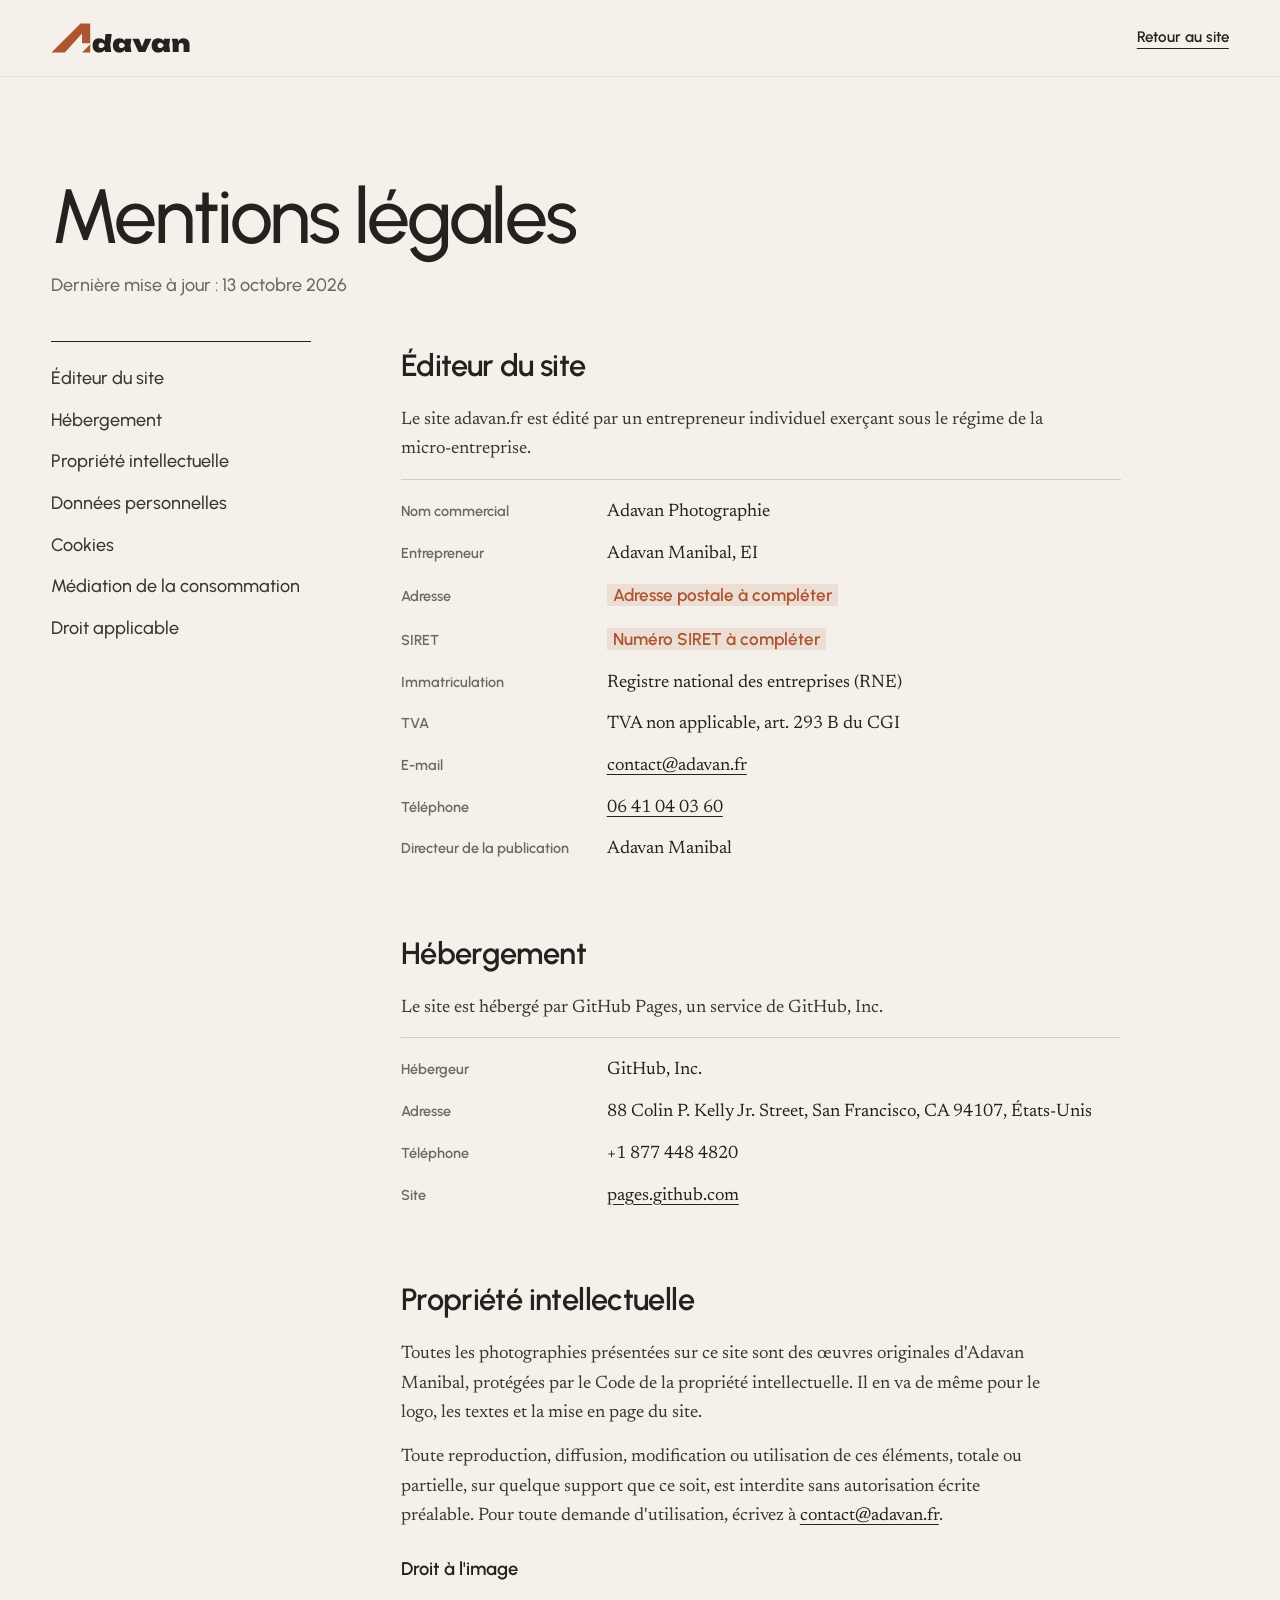
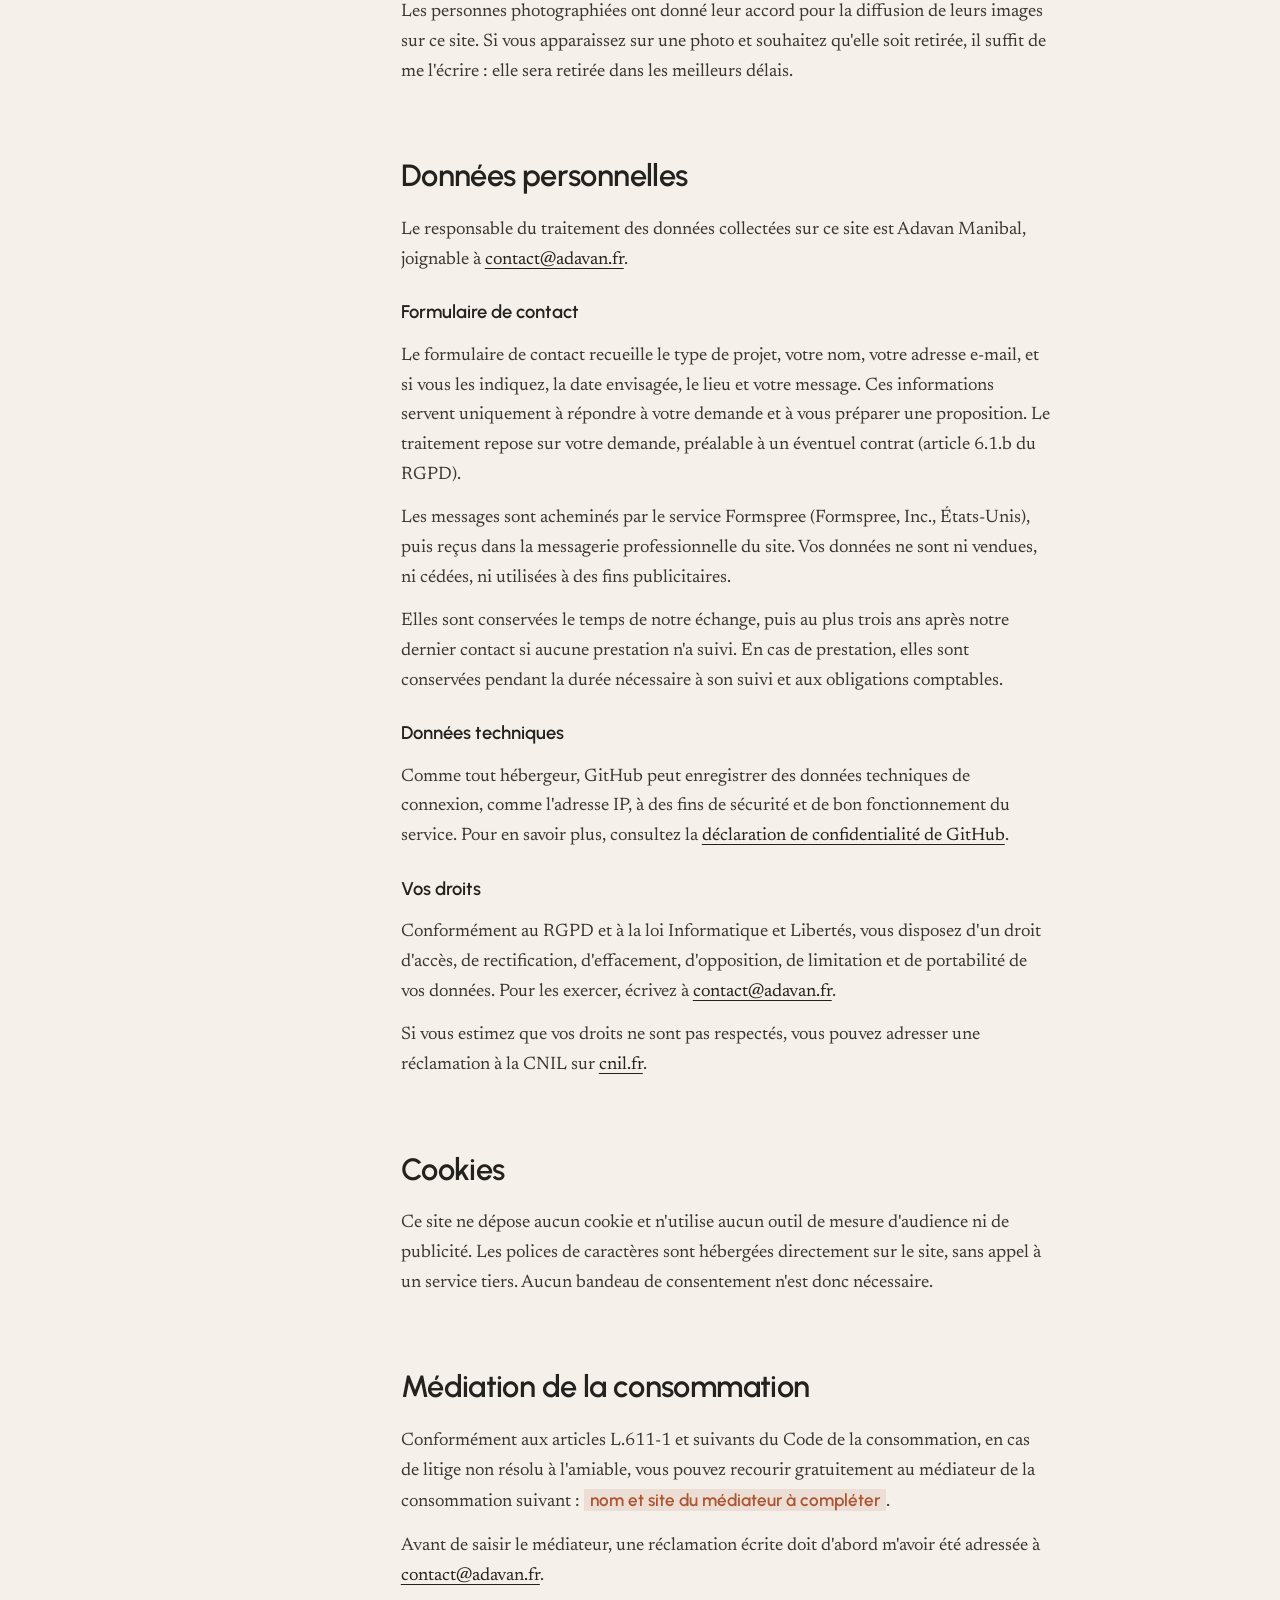
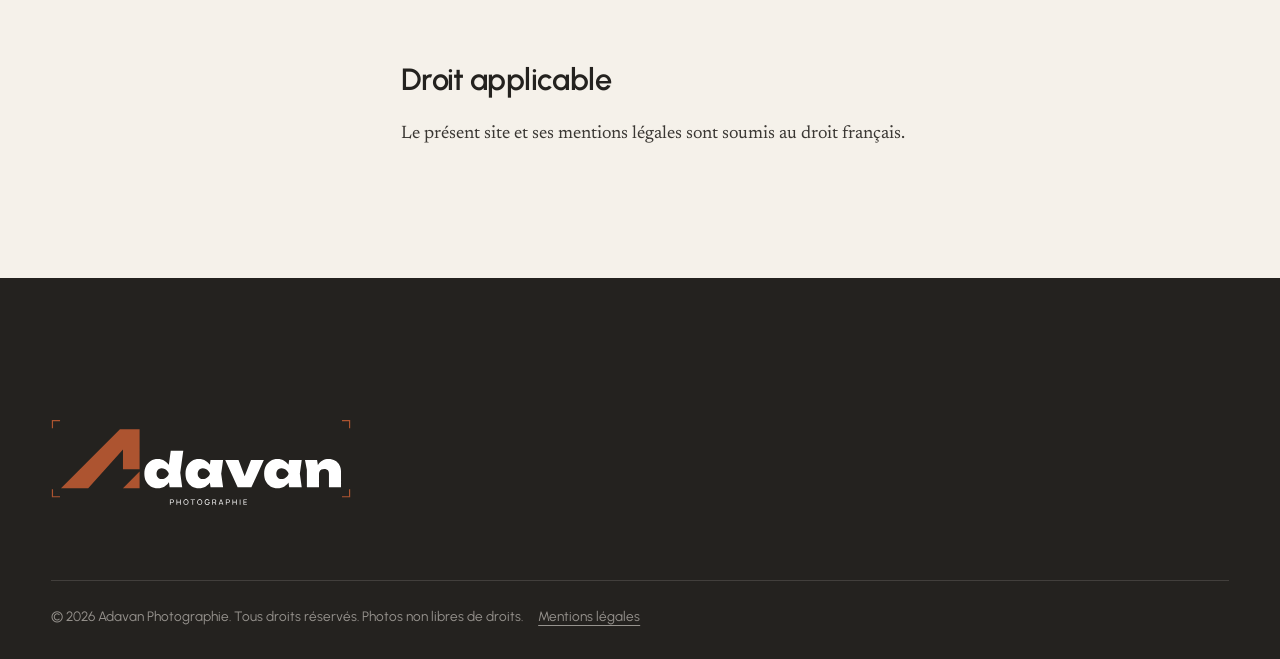
<file: mentions-legales.html>
<!DOCTYPE html>
<html lang="fr">
<head>
  <meta charset="UTF-8">
  <meta name="viewport" content="width=device-width, initial-scale=1">
  <title>Mentions légales · Adavan Photographie</title>
  <meta name="description" content="Mentions légales et politique de confidentialité du site adavan.fr, Adavan Photographie, photographe à Tours.">
  <meta name="robots" content="noindex, follow">
  <link rel="canonical" href="https://adavan.fr/mentions-legales.html">
  <meta name="theme-color" content="#F5F1EA">
  <link rel="icon" href="favicon.svg" type="image/svg+xml">
  <link rel="icon" href="favicon-32.png" sizes="32x32" type="image/png">
  <link rel="apple-touch-icon" href="apple-touch-icon.png">
  <link rel="preload" href="assets/fonts/urbanist.woff2" as="font" type="font/woff2" crossorigin>
  <link rel="preload" href="assets/fonts/newsreader.woff2" as="font" type="font/woff2" crossorigin>
  <link rel="stylesheet" href="assets/css/style.css">
</head>
<body class="legal-page">
  <a class="skip-link" href="#main">Aller au contenu</a>

  <header class="nav is-solid">
    <a href="./" class="nav-logo" aria-label="Adavan Photographie, retour à l'accueil">
      <svg class="logo" viewBox="80 74 593 128" role="img" aria-label="Adavan"><path d="M82 200L205.997 76H247.33V160.256H212.356V118.923L139.23 200H82ZM212.356 200L247.33 165.026V200H212.356Z" fill="#AD5430"/><path d="M310.53 198.2L307.63 176.8L311.53 169.7L307.63 160.1L312.83 121.2H339.23L332.83 167.4L336.93 198.2H310.53ZM315.33 169.5C314.663 175.633 312.997 181 310.33 185.6C307.73 190.133 304.297 193.667 300.03 196.2C295.83 198.733 290.997 200 285.53 200C279.93 200 274.997 198.733 270.73 196.2C266.53 193.667 263.23 190.1 260.83 185.5C258.497 180.9 257.33 175.567 257.33 169.5C257.33 163.367 258.497 158 260.83 153.4C263.23 148.8 266.53 145.233 270.73 142.7C274.997 140.167 279.93 138.9 285.53 138.9C290.997 138.9 295.83 140.167 300.03 142.7C304.297 145.167 307.763 148.7 310.43 153.3C313.097 157.833 314.73 163.233 315.33 169.5ZM282.93 169.5C282.93 171.7 283.363 173.667 284.23 175.4C285.163 177.067 286.43 178.4 288.03 179.4C289.697 180.4 291.597 180.9 293.73 180.9C295.93 180.9 298.063 180.4 300.13 179.4C302.197 178.4 303.997 177.067 305.53 175.4C307.13 173.667 308.23 171.7 308.83 169.5C308.23 167.3 307.13 165.333 305.53 163.6C303.997 161.867 302.197 160.5 300.13 159.5C298.063 158.5 295.93 158 293.73 158C291.597 158 289.697 158.5 288.03 159.5C286.43 160.5 285.163 161.867 284.23 163.6C283.363 165.333 282.93 167.3 282.93 169.5ZM396.589 198.2L393.689 177.9L396.589 169.5L393.689 161.2L396.589 140.7H422.989L418.989 169.4L422.989 198.2H396.589ZM401.889 169.5C401.222 175.633 399.555 181 396.889 185.6C394.289 190.133 390.855 193.667 386.589 196.2C382.389 198.733 377.555 200 372.089 200C366.489 200 361.555 198.733 357.289 196.2C353.089 193.667 349.789 190.1 347.389 185.5C345.055 180.9 343.889 175.567 343.889 169.5C343.889 163.367 345.055 158 347.389 153.4C349.789 148.8 353.089 145.233 357.289 142.7C361.555 140.167 366.489 138.9 372.089 138.9C377.555 138.9 382.389 140.167 386.589 142.7C390.855 145.167 394.322 148.7 396.989 153.3C399.655 157.833 401.289 163.233 401.889 169.5ZM369.489 169.5C369.489 171.7 369.922 173.667 370.789 175.4C371.722 177.067 372.989 178.4 374.589 179.4C376.255 180.4 378.155 180.9 380.289 180.9C382.489 180.9 384.622 180.4 386.689 179.4C388.755 178.4 390.555 177.067 392.089 175.4C393.689 173.667 394.789 171.7 395.389 169.5C394.789 167.3 393.689 165.333 392.089 163.6C390.555 161.867 388.755 160.5 386.689 159.5C384.622 158.5 382.489 158 380.289 158C378.155 158 376.255 158.5 374.589 159.5C372.989 160.5 371.722 161.867 370.789 163.6C369.922 165.333 369.489 167.3 369.489 169.5ZM472.445 185.9L464.145 185.8L481.645 140.7H508.645L482.545 198.2H453.545L427.445 140.7H455.445L472.445 185.9ZM561.991 198.2L559.091 177.9L561.991 169.5L559.091 161.2L561.991 140.7H588.391L584.391 169.4L588.391 198.2H561.991ZM567.291 169.5C566.624 175.633 564.958 181 562.291 185.6C559.691 190.133 556.258 193.667 551.991 196.2C547.791 198.733 542.958 200 537.491 200C531.891 200 526.958 198.733 522.691 196.2C518.491 193.667 515.191 190.1 512.791 185.5C510.458 180.9 509.291 175.567 509.291 169.5C509.291 163.367 510.458 158 512.791 153.4C515.191 148.8 518.491 145.233 522.691 142.7C526.958 140.167 531.891 138.9 537.491 138.9C542.958 138.9 547.791 140.167 551.991 142.7C556.258 145.167 559.724 148.7 562.391 153.3C565.058 157.833 566.691 163.233 567.291 169.5ZM534.891 169.5C534.891 171.7 535.324 173.667 536.191 175.4C537.124 177.067 538.391 178.4 539.991 179.4C541.658 180.4 543.558 180.9 545.691 180.9C547.891 180.9 550.024 180.4 552.091 179.4C554.158 178.4 555.958 177.067 557.491 175.4C559.091 173.667 560.191 171.7 560.791 169.5C560.191 167.3 559.091 165.333 557.491 163.6C555.958 161.867 554.158 160.5 552.091 159.5C550.024 158.5 547.891 158 545.691 158C543.558 158 541.658 158.5 539.991 159.5C538.391 160.5 537.124 161.867 536.191 163.6C535.324 165.333 534.891 167.3 534.891 169.5ZM595.247 140.7H620.647L624.647 165.2V198.2H599.247V161.3L595.247 140.7ZM644.547 138.9C650.147 138.9 654.914 140.033 658.847 142.3C662.781 144.5 665.781 147.633 667.847 151.7C669.981 155.7 671.047 160.4 671.047 165.8V198.2H645.647V169.4C645.647 166.2 644.747 163.733 642.947 162C641.214 160.267 638.747 159.4 635.547 159.4C633.281 159.4 631.314 159.867 629.647 160.8C628.047 161.667 626.814 162.967 625.947 164.7C625.081 166.367 624.647 168.4 624.647 170.8L617.147 167C618.081 160.733 619.881 155.533 622.547 151.4C625.214 147.2 628.447 144.067 632.247 142C636.047 139.933 640.147 138.9 644.547 138.9Z" fill="currentColor"/></svg>
    </a>
    <a href="./" class="legal-back">Retour au site</a>
  </header>

  <main id="main" class="legal">
    <header class="legal-head">
      <h1>Mentions légales</h1>
      <p>Dernière mise à jour : 13 octobre 2026</p>
    </header>

    <nav class="legal-toc" aria-label="Sommaire">
      <a href="#editeur">Éditeur du site</a>
      <a href="#hebergement">Hébergement</a>
      <a href="#propriete">Propriété intellectuelle</a>
      <a href="#donnees">Données personnelles</a>
      <a href="#cookies">Cookies</a>
      <a href="#mediation">Médiation de la consommation</a>
      <a href="#droit">Droit applicable</a>
    </nav>

    <div class="legal-body">
      <section id="editeur">
        <h2>Éditeur du site</h2>
        <p>Le site adavan.fr est édité par un entrepreneur individuel exerçant sous le régime de la micro-entreprise.</p>
        <dl class="legal-id">
          <div><dt>Nom commercial</dt><dd>Adavan Photographie</dd></div>
          <div><dt>Entrepreneur</dt><dd>Adavan Manibal, EI</dd></div>
          <div><dt>Adresse</dt><dd><span class="todo">Adresse postale à compléter</span></dd></div>
          <div><dt>SIRET</dt><dd><span class="todo">Numéro SIRET à compléter</span></dd></div>
          <div><dt>Immatriculation</dt><dd>Registre national des entreprises (RNE)</dd></div>
          <div><dt>TVA</dt><dd>TVA non applicable, art. 293 B du CGI</dd></div>
          <div><dt>E-mail</dt><dd><a href="mailto:contact@adavan.fr">contact@adavan.fr</a></dd></div>
          <div><dt>Téléphone</dt><dd><a href="tel:+33641040360">06 41 04 03 60</a></dd></div>
          <div><dt>Directeur de la publication</dt><dd>Adavan Manibal</dd></div>
        </dl>
      </section>

      <section id="hebergement">
        <h2>Hébergement</h2>
        <p>Le site est hébergé par GitHub Pages, un service de GitHub, Inc.</p>
        <dl class="legal-id">
          <div><dt>Hébergeur</dt><dd>GitHub, Inc.</dd></div>
          <div><dt>Adresse</dt><dd>88 Colin P. Kelly Jr. Street, San Francisco, CA 94107, États-Unis</dd></div>
          <div><dt>Téléphone</dt><dd>+1 877 448 4820</dd></div>
          <div><dt>Site</dt><dd><a href="https://pages.github.com" target="_blank" rel="noopener">pages.github.com</a></dd></div>
        </dl>
      </section>

      <section id="propriete">
        <h2>Propriété intellectuelle</h2>
        <p>Toutes les photographies présentées sur ce site sont des œuvres originales d'Adavan Manibal, protégées par le Code de la propriété intellectuelle. Il en va de même pour le logo, les textes et la mise en page du site.</p>
        <p>Toute reproduction, diffusion, modification ou utilisation de ces éléments, totale ou partielle, sur quelque support que ce soit, est interdite sans autorisation écrite préalable. Pour toute demande d'utilisation, écrivez à <a href="mailto:contact@adavan.fr">contact@adavan.fr</a>.</p>
        <h3>Droit à l'image</h3>
        <p>Les personnes photographiées ont donné leur accord pour la diffusion de leurs images sur ce site. Si vous apparaissez sur une photo et souhaitez qu'elle soit retirée, il suffit de me l'écrire : elle sera retirée dans les meilleurs délais.</p>
      </section>

      <section id="donnees">
        <h2>Données personnelles</h2>
        <p>Le responsable du traitement des données collectées sur ce site est Adavan Manibal, joignable à <a href="mailto:contact@adavan.fr">contact@adavan.fr</a>.</p>

        <h3>Formulaire de contact</h3>
        <p>Le formulaire de contact recueille le type de projet, votre nom, votre adresse e-mail, et si vous les indiquez, la date envisagée, le lieu et votre message. Ces informations servent uniquement à répondre à votre demande et à vous préparer une proposition. Le traitement repose sur votre demande, préalable à un éventuel contrat (article 6.1.b du RGPD).</p>
        <p>Les messages sont acheminés par le service Formspree (Formspree, Inc., États-Unis), puis reçus dans la messagerie professionnelle du site. Vos données ne sont ni vendues, ni cédées, ni utilisées à des fins publicitaires.</p>
        <p>Elles sont conservées le temps de notre échange, puis au plus trois ans après notre dernier contact si aucune prestation n'a suivi. En cas de prestation, elles sont conservées pendant la durée nécessaire à son suivi et aux obligations comptables.</p>

        <h3>Données techniques</h3>
        <p>Comme tout hébergeur, GitHub peut enregistrer des données techniques de connexion, comme l'adresse IP, à des fins de sécurité et de bon fonctionnement du service. Pour en savoir plus, consultez la <a href="https://docs.github.com/fr/site-policy/privacy-policies/github-general-privacy-statement" target="_blank" rel="noopener">déclaration de confidentialité de GitHub</a>.</p>

        <h3>Vos droits</h3>
        <p>Conformément au RGPD et à la loi Informatique et Libertés, vous disposez d'un droit d'accès, de rectification, d'effacement, d'opposition, de limitation et de portabilité de vos données. Pour les exercer, écrivez à <a href="mailto:contact@adavan.fr">contact@adavan.fr</a>.</p>
        <p>Si vous estimez que vos droits ne sont pas respectés, vous pouvez adresser une réclamation à la CNIL sur <a href="https://www.cnil.fr" target="_blank" rel="noopener">cnil.fr</a>.</p>
      </section>

      <section id="cookies">
        <h2>Cookies</h2>
        <p>Ce site ne dépose aucun cookie et n'utilise aucun outil de mesure d'audience ni de publicité. Les polices de caractères sont hébergées directement sur le site, sans appel à un service tiers. Aucun bandeau de consentement n'est donc nécessaire.</p>
      </section>

      <section id="mediation">
        <h2>Médiation de la consommation</h2>
        <p>Conformément aux articles L.611-1 et suivants du Code de la consommation, en cas de litige non résolu à l'amiable, vous pouvez recourir gratuitement au médiateur de la consommation suivant : <span class="todo">nom et site du médiateur à compléter</span>.</p>
        <p>Avant de saisir le médiateur, une réclamation écrite doit d'abord m'avoir été adressée à <a href="mailto:contact@adavan.fr">contact@adavan.fr</a>.</p>
      </section>

      <section id="droit">
        <h2>Droit applicable</h2>
        <p>Le présent site et ses mentions légales sont soumis au droit français.</p>
      </section>
    </div>
  </main>

  <footer class="footer">
    <img class="footer-logo" src="assets/img/logo-blanc.svg" width="753" height="292" alt="Adavan Photographie">
    <p class="footer-legal">© 2026 Adavan Photographie. Tous droits réservés. Photos non libres de droits. <a href="mentions-legales.html">Mentions légales</a></p>
  </footer>
</body>
</html>
</file>
<file: assets/css/style.css>
/* ==========================================================================
   Adavan Photographie — feuille de style
   Charte : ivoire / charbon / terracotta, motif « viseur » issu du logo
   ========================================================================== */

/* Polices auto-hébergées (pas d'appel à Google Fonts : plus rapide et conforme RGPD) */
@font-face {
  font-family: "Urbanist"; font-style: normal; font-weight: 100 900; font-display: swap;
  src: url("../fonts/urbanist.woff2") format("woff2");
}
@font-face {
  font-family: "Newsreader"; font-style: normal; font-weight: 200 800; font-display: swap;
  src: url("../fonts/newsreader.woff2") format("woff2");
}
@font-face {
  font-family: "Newsreader"; font-style: italic; font-weight: 200 800; font-display: swap;
  src: url("../fonts/newsreader-italic.woff2") format("woff2");
}

:root {
  --ivory: #F5F1EA;
  --linen: #EAE4D9;
  --ink: #24221F;
  --ink-2: #3A3733;
  --stone: #6F6860;
  --clay: #AD5430;
  --clay-light: #C9744F;

  --display: "Urbanist", system-ui, sans-serif;
  --text: "Newsreader", Georgia, serif;

  --gutter: clamp(16px, 4vw, 56px);
  --nav-h: 76px;
  --maxw: 1440px;
  --ease: cubic-bezier(.22, .61, .36, 1);
  --ease-out: cubic-bezier(.16, 1, .3, 1);

  color-scheme: light;
}

/* ---------- Base ---------- */
*, *::before, *::after { box-sizing: border-box; }
html { -webkit-text-size-adjust: 100%; scroll-behavior: smooth; }
body {
  margin: 0;
  background: var(--ivory);
  color: var(--ink);
  font-family: var(--text);
  font-size: 1.125rem;
  line-height: 1.65;
  font-optical-sizing: auto;
  -webkit-font-smoothing: antialiased;
  text-rendering: optimizeLegibility;
  overflow-x: hidden;
}
img { display: block; max-width: 100%; height: auto; }
a { color: inherit; }
button { font: inherit; color: inherit; background: none; border: 0; padding: 0; cursor: pointer; }
h1, h2, h3 { font-family: var(--display); font-weight: 500; margin: 0; }
p { margin: 0; }
:focus-visible { outline: 2px solid var(--clay); outline-offset: 3px; }
::selection { background: var(--clay); color: var(--ivory); }

.sr-only {
  position: absolute; width: 1px; height: 1px; padding: 0; margin: -1px;
  overflow: hidden; clip: rect(0 0 0 0); white-space: nowrap; border: 0;
}
.skip-link {
  position: fixed; left: 12px; top: -60px; z-index: 200;
  background: var(--ink); color: var(--ivory); padding: 10px 16px;
  font-family: var(--display); font-weight: 600; text-decoration: none;
}
.skip-link:focus { top: 12px; }

/* ---------- Boutons ---------- */
.btn {
  display: inline-flex; align-items: center; justify-content: center;
  min-height: 52px; padding: 0 28px;
  font-family: var(--display); font-weight: 600; font-size: 0.95rem; letter-spacing: 0.01em;
  text-decoration: none; border: 1px solid currentColor;
  transition: background-color .35s var(--ease), color .35s var(--ease), border-color .35s var(--ease);
}
.btn-dark { background: var(--ink); color: var(--ivory); border-color: var(--ink); }
.btn-dark:hover { background: var(--clay); border-color: var(--clay); }
.btn-light { background: var(--ivory); color: var(--ink); border-color: var(--ivory); }
.btn-light:hover { background: var(--clay); color: var(--ivory); border-color: var(--clay); }
.btn-text {
  font-family: var(--display); font-weight: 600; font-size: 0.95rem;
  text-decoration: underline; text-decoration-thickness: 1px; text-underline-offset: 6px;
  transition: color .3s var(--ease), text-underline-offset .3s var(--ease);
}
.btn-text:hover { color: var(--clay); text-underline-offset: 9px; }

/* ---------- Coins de viseur (motif du logo) ---------- */
.vf {
  position: absolute; width: 26px; height: 26px;
  border: 2px solid var(--clay);
  pointer-events: none;
}
.vf.tl { top: 0; left: 0; border-right: 0; border-bottom: 0; }
.vf.tr { top: 0; right: 0; border-left: 0; border-bottom: 0; }
.vf.bl { bottom: 0; left: 0; border-right: 0; border-top: 0; }
.vf.br { bottom: 0; right: 0; border-left: 0; border-top: 0; }

/* ---------- Curseur viseur ---------- */
.cursor {
  position: fixed; left: 0; top: 0; z-index: 150;
  width: 0; height: 0; pointer-events: none;
  opacity: 0; transition: opacity .25s var(--ease);
}
.cursor.is-on { opacity: 1; }
.cursor-corner {
  position: absolute; width: 14px; height: 14px;
  border: 2px solid var(--ivory);
  transition: transform .35s var(--ease-out);
  filter: drop-shadow(0 0 2px rgba(0,0,0,.35));
}
.cursor-corner.tl { left: -30px; top: -30px; border-right: 0; border-bottom: 0; }
.cursor-corner.tr { right: -30px; top: -30px; border-left: 0; border-bottom: 0; }
.cursor-corner.bl { left: -30px; bottom: -30px; border-right: 0; border-top: 0; }
.cursor-corner.br { right: -30px; bottom: -30px; border-left: 0; border-top: 0; }
.cursor:not(.is-on) .cursor-corner.tl { transform: translate(10px, 10px); }
.cursor:not(.is-on) .cursor-corner.tr { transform: translate(-10px, 10px); }
.cursor:not(.is-on) .cursor-corner.bl { transform: translate(10px, -10px); }
.cursor:not(.is-on) .cursor-corner.br { transform: translate(-10px, -10px); }
.cursor-label {
  position: absolute; left: 50%; top: 40px; transform: translateX(-50%);
  font-family: var(--display); font-weight: 600; font-size: 0.75rem; letter-spacing: 0.04em;
  color: var(--ivory); white-space: nowrap; text-shadow: 0 0 6px rgba(0,0,0,.45);
}
html.has-cursor [data-cursor], html.has-cursor [data-cursor] * { cursor: none; }

/* ---------- Navigation ---------- */
.nav {
  position: fixed; inset: 0 0 auto; z-index: 100;
  height: var(--nav-h);
  display: flex; align-items: center; justify-content: space-between; gap: 24px;
  padding: 0 var(--gutter);
  transition: transform .5s var(--ease);
}
.nav::before {
  /* fond sur un pseudo-élément : un backdrop-filter sur .nav casserait le menu mobile en position fixe */
  content: ""; position: absolute; inset: 0; z-index: -1;
  background: rgba(245, 241, 234, 0.9);
  -webkit-backdrop-filter: blur(14px); backdrop-filter: blur(14px);
  box-shadow: 0 1px 0 rgba(36, 34, 31, 0.08);
  opacity: 0; transition: opacity .4s var(--ease);
}
.nav.is-solid::before { opacity: 1; }
.nav.is-hidden { transform: translateY(-100%); }
.nav-logo { display: block; color: var(--ink); line-height: 0; }
.nav-logo .logo { height: 30px; width: auto; }
.nav-menu { display: flex; align-items: center; gap: clamp(18px, 2.4vw, 36px); }
.nav-menu a {
  font-family: var(--display); font-weight: 500; font-size: 0.95rem;
  text-decoration: none; position: relative; padding: 6px 0;
}
.nav-menu a:not(.nav-cta)::after {
  content: ""; position: absolute; left: 0; right: 0; bottom: 0; height: 1px;
  background: var(--clay); transform: scaleX(0); transform-origin: right;
  transition: transform .4s var(--ease);
}
.nav-menu a:not(.nav-cta):hover::after,
.nav-menu a.is-current::after { transform: scaleX(1); transform-origin: left; }
.nav-menu .nav-cta {
  padding: 10px 18px; border: 1px solid var(--ink);
  transition: background-color .3s var(--ease), color .3s var(--ease);
}
.nav-menu .nav-cta:hover { background: var(--ink); color: var(--ivory); }
.nav-toggle { display: none; width: 44px; height: 44px; position: relative; }
.nav-toggle-bars, .nav-toggle-bars::before {
  position: absolute; left: 10px; right: 10px; height: 1.5px; background: var(--ink);
  transition: transform .35s var(--ease), top .35s var(--ease);
}
.nav-toggle-bars { top: 18px; }
.nav-toggle-bars::before { content: ""; left: 0; right: 0; top: 8px; }
.nav-toggle[aria-expanded="true"] .nav-toggle-bars { top: 22px; transform: rotate(45deg); }
.nav-toggle[aria-expanded="true"] .nav-toggle-bars::before { top: 0; transform: rotate(-90deg); }

@media (max-width: 860px) {
  :root { --nav-h: 64px; }
  .nav-logo .logo { height: 24px; }
  .nav-toggle { display: block; z-index: 2; }
  .nav-menu {
    position: fixed; inset: 0; z-index: 1;
    flex-direction: column; align-items: flex-start; justify-content: center; gap: 8px;
    padding: var(--nav-h) var(--gutter) 40px;
    background: var(--ivory);
    opacity: 0; visibility: hidden;
    transition: opacity .4s var(--ease), visibility 0s linear .4s;
  }
  .nav-menu a { font-size: 2.2rem; font-weight: 400; letter-spacing: -0.02em; }
  .nav-menu .nav-cta { margin-top: 20px; font-size: 1rem; font-weight: 600; letter-spacing: 0; padding: 14px 22px; }
  .nav.is-open .nav-menu { opacity: 1; visibility: visible; transition: opacity .4s var(--ease); }
  .nav.is-open { transform: none; }
  .nav-logo { position: relative; z-index: 2; }
}

/* ==========================================================================
   HERO — le cadre s'ouvre au scroll
   ========================================================================== */
.hero { position: relative; height: 230vh; }
.hero-sticky {
  position: sticky; top: 0; height: 100vh; height: 100svh; overflow: hidden;
  --p: 0;
  --ct: 52vh; --cr: var(--gutter); --cb: var(--gutter); --cl: var(--gutter);
}
.hero-intro {
  position: absolute; left: var(--gutter); right: var(--gutter); top: 0;
  padding-top: calc(var(--nav-h) + clamp(16px, 5vh, 64px));
  display: grid; grid-template-columns: minmax(0, 1.5fr) minmax(0, 1fr);
  gap: 32px 56px; align-items: end;
  transform: translate3d(0, calc(var(--p) * -60px), 0);
  opacity: calc(1 - var(--p) * 2.6);
}
.hero-title {
  font-size: clamp(2.5rem, 6.4vw, 6.6rem);
  line-height: 0.98; letter-spacing: -0.035em; font-weight: 500;
}
.hero-side { display: grid; gap: 22px; padding-bottom: 0.6em; max-width: 420px; }
.hero-lede { font-size: 1.2rem; line-height: 1.5; color: var(--ink-2); }
.hero-actions { display: flex; flex-wrap: wrap; align-items: center; gap: 14px 26px; }

.hero-frame {
  position: absolute; inset: 0;
  clip-path: inset(var(--ct) var(--cr) var(--cb) var(--cl));
  background: var(--linen);
}
.hero-img {
  position: absolute; inset: 0; width: 100%; height: 100%;
  object-fit: cover; object-position: 50% 45%;
}
/* cadrage piloté en JS (point focal) */
.hero-img.is-framed { inset: auto; left: 0; top: 0; max-width: none; object-fit: fill; will-change: transform; }
.hero-frame::after {
  content: ""; position: absolute; inset: auto 0 0; height: 35%;
  background: linear-gradient(to top, rgba(20, 18, 16, 0.5), transparent);
  opacity: var(--p);
}
.hero-caption {
  position: absolute; left: calc(var(--gutter) + 40px); bottom: calc(var(--gutter) + 34px);
  color: var(--ivory); font-family: var(--display); font-weight: 600; font-size: 1rem;
  text-shadow: 0 1px 8px rgba(0, 0, 0, .35);
  opacity: calc((var(--p) - 0.75) * 4);
}

.viewfinder { position: absolute; inset: 0; pointer-events: none; }
.viewfinder .vf { width: 34px; height: 34px; border-width: 2.5px; }
.viewfinder .tl { top: calc(var(--ct) + 14px); left: calc(var(--cl) + 14px); }
.viewfinder .tr { top: calc(var(--ct) + 14px); right: calc(var(--cr) + 14px); left: auto; }
.viewfinder .bl { bottom: calc(var(--cb) + 14px); left: calc(var(--cl) + 14px); top: auto; }
.viewfinder .br { bottom: calc(var(--cb) + 14px); right: calc(var(--cr) + 14px); top: auto; left: auto; }

.hero-scroll {
  position: absolute; right: calc(var(--gutter) + 40px); bottom: calc(var(--gutter) + 26px);
  width: 30px; height: 46px; display: block;
  opacity: calc(1 - var(--p) * 3);
}
.hero-scroll span {
  position: absolute; left: 50%; top: 0; bottom: 0; width: 1.5px; background: rgba(245, 241, 234, .5); overflow: hidden;
}
.hero-scroll span::after {
  content: ""; position: absolute; left: 0; right: 0; top: -40%; height: 40%; background: var(--ivory);
  animation: scrollcue 2.2s var(--ease) infinite;
}
@keyframes scrollcue { to { top: 100%; } }

@media (max-width: 860px) {
  .hero-intro { grid-template-columns: 1fr; gap: 18px; }
  .hero-side { padding-bottom: 0; }
  .hero-lede { font-size: 1.05rem; }
  .hero-actions .btn { min-height: 48px; padding: 0 22px; }
  .viewfinder .vf { width: 24px; height: 24px; border-width: 2px; }
  .hero-caption { left: calc(var(--gutter) + 22px); bottom: calc(var(--gutter) + 24px); }
  .hero-scroll { right: calc(var(--gutter) + 22px); }
}
@media (orientation: portrait) { .hero-img { object-position: 50% 30%; } }

/* ==========================================================================
   Sections communes
   ========================================================================== */
.section-head {
  display: flex; flex-wrap: wrap; align-items: end; justify-content: space-between;
  gap: 20px 40px; margin-bottom: clamp(36px, 5vw, 72px);
}
.section-title {
  font-size: clamp(2.3rem, 5.2vw, 4.8rem);
  line-height: 1; letter-spacing: -0.035em; font-weight: 500;
}
.section-intro { max-width: 34ch; color: var(--stone); font-size: 1.1rem; }

/* ---------- À propos ---------- */
.about {
  max-width: var(--maxw); margin: 0 auto;
  padding: clamp(96px, 14vw, 200px) var(--gutter) clamp(80px, 10vw, 160px);
  display: grid; grid-template-columns: minmax(0, 1.05fr) minmax(0, 1fr);
  gap: clamp(48px, 7vw, 120px); align-items: center;
}
.about-statement {
  font-size: clamp(1.9rem, 3.4vw, 3.1rem); font-weight: 400;
  line-height: 1.12; letter-spacing: -0.025em; max-width: 20ch;
}
.about-body { margin-top: clamp(28px, 4vw, 48px); max-width: 52ch; display: grid; gap: 1em; color: var(--ink-2); }
.about-media { position: relative; margin: 0; padding-bottom: 14%; }
.parallax-wrap { position: relative; overflow: hidden; aspect-ratio: 4 / 5; background: var(--linen); }
.parallax-wrap img {
  position: absolute; left: 0; top: -12%; width: 100%; height: 124%; object-fit: cover;
  will-change: transform;
}
.about-media .parallax-wrap img { object-position: 38% 50%; }
.about-inset {
  position: absolute; left: -12%; bottom: 0; width: 42%;
  aspect-ratio: 4 / 5; object-fit: cover; object-position: 56% 50%;
  border: 10px solid var(--ivory);
  will-change: transform;
}
@media (max-width: 860px) {
  .about { grid-template-columns: 1fr; }
  .about-media { max-width: 520px; margin-left: auto; width: 88%; }
  .about-inset { left: -14%; }
}

/* ---------- Prestations ---------- */
.services {
  max-width: var(--maxw); margin: 0 auto;
  padding: clamp(40px, 6vw, 80px) var(--gutter) clamp(96px, 12vw, 180px);
  position: relative;
}
.service-list { list-style: none; margin: 0; padding: 0; border-bottom: 1px solid rgba(36, 34, 31, .16); }
.service { border-top: 1px solid rgba(36, 34, 31, .16); position: relative; }
.service-link {
  display: grid; grid-template-columns: minmax(0, 1fr) minmax(0, 1.1fr) 10.5rem;
  gap: 16px 48px; align-items: center;
  padding: clamp(26px, 3.4vw, 46px) 0;
  text-decoration: none;
}
.service-name {
  font-size: clamp(2.4rem, 6vw, 5.4rem); font-weight: 300; letter-spacing: -0.04em; line-height: 1;
  transition: transform .6s var(--ease-out), color .4s var(--ease);
}
.service-desc { color: var(--ink-2); max-width: 46ch; }
.service-more {
  justify-self: end;
  font-family: var(--display); font-weight: 600; font-size: 0.95rem; white-space: nowrap;
  text-decoration: underline; text-decoration-thickness: 1px; text-underline-offset: 6px;
}
.service-link:hover .service-name, .service-link:focus-visible .service-name { transform: translateX(18px); color: var(--clay); }
.service-thumb { display: none; }

.service-preview {
  position: fixed; left: 0; top: 0; z-index: 40; width: 260px; aspect-ratio: 4 / 5;
  pointer-events: none; overflow: hidden;
  opacity: 0; transform: translate3d(-50%, -50%, 0) scale(.92);
  transition: opacity .35s var(--ease), transform .45s var(--ease-out);
}
.service-preview.is-on { opacity: 1; }
.service-preview img { width: 100%; height: 100%; object-fit: cover; }

@media (max-width: 960px) {
  .service-link { grid-template-columns: 1fr; padding-bottom: 20px; }
  .service-more { justify-self: start; }
  .service-thumb {
    display: block; width: 100%; aspect-ratio: 16 / 10; object-fit: cover; margin-bottom: 30px;
  }
}
@media (hover: none) { .service-preview { display: none; } }

/* ---------- Histoires (défilement horizontal) ---------- */
.stories { position: relative; background: var(--ink); color: var(--ivory); }
.stories-sticky {
  position: sticky; top: 0; height: 100vh; height: 100svh; overflow: hidden;
  display: flex; align-items: center;
}
.stories-track {
  display: flex; align-items: center; gap: clamp(48px, 6vw, 110px);
  padding: 0 var(--gutter); will-change: transform;
  width: max-content;
}
.story-intro { flex: 0 0 min(30vw, 420px); }
.story-intro .section-title { margin-bottom: 28px; }
.story-intro p { color: rgba(245, 241, 234, .72); max-width: 34ch; }
.story-hint {
  margin-top: 36px; display: flex; align-items: center; gap: 14px;
  font-family: var(--display); font-weight: 600; font-size: 0.9rem; color: var(--ivory) !important;
}
.story-hint-line { width: 56px; height: 1px; background: var(--clay-light); position: relative; overflow: hidden; }
.story-hint-line::after {
  content: ""; position: absolute; inset: 0; background: var(--ivory);
  animation: hint 2.4s var(--ease) infinite; transform: translateX(-100%);
}
@keyframes hint { 60%, 100% { transform: translateX(100%); } }

.story { flex: 0 0 auto; width: min(64vw, 1040px); }
.story-shots {
  display: grid; grid-template-columns: 1.55fr 1fr; grid-template-rows: 1fr 1fr;
  gap: 12px; height: min(62vh, 640px);
}
.story-shot { position: relative; overflow: hidden; display: block; background: var(--ink-2); }
.story-shot[hidden] { display: none; }
.story-shot.s0 { grid-row: 1 / span 2; }
.story-shot img {
  position: absolute; inset: 0; width: 100%; height: 100%; object-fit: cover;
  transition: transform 1s var(--ease-out);
}
.story-shot:hover img { transform: scale(1.04); }
.story-meta {
  display: flex; flex-wrap: wrap; justify-content: space-between; align-items: baseline;
  gap: 8px 32px; margin-top: 22px;
}
.story-meta h3 { font-size: clamp(1.5rem, 2.2vw, 2.1rem); font-weight: 500; letter-spacing: -0.02em; }
.story-open { color: var(--ivory); }
.story-open:hover { color: var(--clay-light); }

.story-outro { flex: 0 0 min(30vw, 380px); display: grid; gap: 26px; justify-items: start; }
.story-outro p { font-family: var(--display); font-size: clamp(1.6rem, 2.6vw, 2.4rem); line-height: 1.1; letter-spacing: -0.02em; }

.stories-progress {
  position: absolute; left: var(--gutter); right: var(--gutter); bottom: 34px; height: 1px;
  background: rgba(245, 241, 234, .18);
}
.stories-progress span { position: absolute; inset: 0; background: var(--clay-light); transform-origin: left; transform: scaleX(0); }
.stories.is-static .stories-progress { display: none; }

/* Mode natif (mobile / mouvements réduits) : swipe horizontal */
.stories.is-static { padding: clamp(80px, 12vw, 120px) 0; }
.stories.is-static .stories-sticky { position: static; height: auto; display: block; }
.stories.is-static .stories-track {
  overflow-x: auto; scroll-snap-type: x mandatory; align-items: stretch;
  gap: 18px; padding-bottom: 12px; scrollbar-width: none; scroll-padding-inline: var(--gutter); transform: none !important; width: auto;
  -webkit-overflow-scrolling: touch;
}
.stories.is-static .stories-track::-webkit-scrollbar { display: none; }
.stories.is-static .story-intro { flex-basis: min(82vw, 420px); scroll-snap-align: start; align-self: center; }
.stories.is-static .story { width: min(84vw, 860px); scroll-snap-align: center; }
.stories.is-static .story-shots { height: min(108vw, 560px); }
.stories.is-static .story-outro { flex-basis: min(74vw, 380px); align-content: center; scroll-snap-align: center; }
@media (max-width: 860px) {
  .story-hint { display: none !important; }
}

/* ---------- Bandeau citation ---------- */
.band { position: relative; height: 92vh; min-height: 520px; overflow: hidden; display: flex; align-items: flex-end; }
.band-media { position: absolute; inset: 0; }
.band-media img {
  position: absolute; left: 0; top: -18%; width: 100%; height: 136%; object-fit: cover; object-position: 50% 40%;
  will-change: transform;
}
.band::after {
  content: ""; position: absolute; inset: 0;
  background: linear-gradient(to top, rgba(20, 18, 16, .62) 0%, rgba(20, 18, 16, .1) 55%, transparent);
}
.band-quote {
  position: relative; z-index: 1; margin: 0;
  padding: 0 var(--gutter) clamp(48px, 8vw, 110px);
  max-width: calc(var(--maxw) - 200px);
}
.band-quote p {
  color: var(--ivory); font-family: var(--text); font-style: italic; font-weight: 300;
  font-size: clamp(2rem, 4.8vw, 4.4rem); line-height: 1.08; letter-spacing: -0.015em; max-width: 18ch;
}

/* ---------- Portfolio ---------- */
.portfolio {
  max-width: var(--maxw); margin: 0 auto;
  padding: clamp(96px, 12vw, 180px) var(--gutter) clamp(80px, 10vw, 140px);
}
.filters { display: flex; flex-wrap: wrap; gap: 6px 26px; }
.filter {
  font-family: var(--display); font-weight: 500; font-size: 1.05rem; color: var(--stone);
  padding: 8px 0; position: relative; transition: color .3s var(--ease);
}
.filter sup { font-size: 0.68em; margin-left: 2px; font-weight: 600; }
.filter::after {
  content: ""; position: absolute; left: 0; right: 0; bottom: 2px; height: 2px; background: var(--clay);
  transform: scaleX(0); transform-origin: left; transition: transform .45s var(--ease-out);
}
.filter:hover { color: var(--ink); }
.filter.is-active { color: var(--ink); }
.filter.is-active::after { transform: scaleX(1); }

.grid { columns: 4 240px; column-gap: 14px; }
.tile { margin: 0 0 14px; break-inside: avoid; position: relative; }
.tile[hidden], .tile.is-capped { display: none; }
.tile.is-entering { animation: tilein .7s var(--ease-out) both; }
@keyframes tilein { from { opacity: 0; transform: translateY(18px); } }
.tile-btn { display: block; width: 100%; overflow: hidden; background: var(--linen); }
.tile-btn img { width: 100%; transition: transform 1s var(--ease-out), filter .5s var(--ease); }
.tile-btn:hover img { transform: scale(1.035); }
.grid-more { display: flex; justify-content: center; margin-top: clamp(32px, 4vw, 56px); }
.grid-more[hidden] { display: none; }
@media (max-width: 600px) {
  .filters { gap: 4px 18px; }
  .filter { font-size: 1rem; }
  .band { height: 80vh; }
  .grid { columns: 2; column-gap: 8px; }
  .tile { margin-bottom: 8px; }
}

/* ---------- Approche ---------- */
.process {
  max-width: var(--maxw); margin: 0 auto;
  padding: clamp(40px, 6vw, 80px) var(--gutter) clamp(96px, 12vw, 180px);
}
.steps {
  list-style: none; margin: 0; padding: 0;
  display: grid; grid-template-columns: repeat(4, minmax(0, 1fr)); gap: 40px clamp(24px, 3vw, 48px);
}
.step { border-top: 1px solid var(--ink); padding-top: 22px; }
.step-num {
  display: block; font-family: var(--display); font-weight: 300; color: var(--clay);
  font-size: clamp(3rem, 5vw, 4.6rem); line-height: 1; letter-spacing: -0.04em; margin-bottom: 28px;
}
.step h3 { font-size: 1.45rem; font-weight: 600; letter-spacing: -0.01em; margin-bottom: 10px; }
.step p { color: var(--ink-2); font-size: 1.05rem; }
@media (max-width: 1000px) { .steps { grid-template-columns: repeat(2, minmax(0, 1fr)); } }
@media (max-width: 560px) {
  .steps { grid-template-columns: 1fr; gap: 28px; }
  .step { display: grid; grid-template-columns: 64px 1fr; column-gap: 12px; }
  .step-num { grid-row: span 2; margin: 0; font-size: 2.8rem; }
}

/* ---------- Contact ---------- */
.contact {
  background: var(--linen);
  padding: clamp(96px, 12vw, 170px) max(var(--gutter), calc((100vw - var(--maxw)) / 2 + var(--gutter)));
  display: grid; grid-template-columns: minmax(0, 0.9fr) minmax(0, 1.1fr); gap: clamp(48px, 7vw, 120px);
}
.contact-intro { margin-top: 26px; max-width: 40ch; color: var(--ink-2); }
.contact-list { margin: 44px 0 0; display: grid; gap: 20px; }
.contact-list div { display: grid; grid-template-columns: 110px 1fr; gap: 16px; align-items: baseline; }
.contact-list dt { font-family: var(--display); font-weight: 600; font-size: 0.9rem; color: var(--stone); }
.contact-list dd { margin: 0; font-size: 1.1rem; }
.contact-list a { text-decoration: none; background: linear-gradient(var(--clay), var(--clay)) 0 100% / 0 1px no-repeat; transition: background-size .4s var(--ease), color .3s; }
.contact-list a:hover { color: var(--clay); background-size: 100% 1px; }

.form { display: grid; gap: 30px; align-content: start; }
.field-row { display: grid; grid-template-columns: 1fr 1fr; gap: 30px; }
.field { display: grid; gap: 8px; min-width: 0; }
.field label, .field legend {
  font-family: var(--display); font-weight: 600; font-size: 0.9rem; color: var(--ink);
}
.field .opt { font-weight: 400; color: var(--stone); margin-left: 4px; }
.field input, .field textarea {
  width: 100%; font: inherit; font-size: 1.08rem; color: var(--ink);
  background: transparent; border: 0; border-bottom: 1px solid rgba(36, 34, 31, .35);
  padding: 10px 0; border-radius: 0; transition: border-color .3s var(--ease);
  -webkit-appearance: none; appearance: none;
}
.field input[type="date"] { min-height: 46px; }
.field textarea { resize: vertical; min-height: 130px; }
.field input::placeholder, .field textarea::placeholder { color: #9A938A; }
.field input:focus, .field textarea:focus { outline: none; border-bottom-color: var(--clay); box-shadow: 0 1px 0 var(--clay); }
.field.has-error input, .field.has-error textarea { border-bottom-color: #A33A2A; }
.field-error { font-family: var(--display); font-size: 0.85rem; color: #A33A2A; font-weight: 500; }
.field-chips { border: 0; padding: 0; margin: 0; }
.field-chips legend { padding: 0; margin-bottom: 12px; }
.chips { display: flex; flex-wrap: wrap; gap: 10px; }
.chip { position: relative; }
.chip input { position: absolute; opacity: 0; inset: 0; margin: 0; cursor: pointer; }
.chip span {
  display: inline-flex; align-items: center; min-height: 44px; padding: 0 20px;
  border: 1px solid rgba(36, 34, 31, .35);
  font-family: var(--display); font-weight: 500; font-size: 0.98rem;
  transition: background-color .25s var(--ease), color .25s var(--ease), border-color .25s var(--ease);
}
.chip:hover span { border-color: var(--ink); }
.chip input:checked + span { background: var(--ink); color: var(--ivory); border-color: var(--ink); }
.chip input:focus-visible + span { outline: 2px solid var(--clay); outline-offset: 3px; }
.hp { position: absolute; left: -9999px; width: 1px; height: 1px; opacity: 0; }
.form-foot { display: flex; flex-wrap: wrap; align-items: center; gap: 16px 24px; }
.form-status { font-family: var(--display); font-weight: 500; font-size: 0.98rem; max-width: 44ch; }
.form-status.is-ok { color: #3D6B47; }
.form-status.is-err { color: #A33A2A; }
.btn[disabled] { opacity: .6; pointer-events: none; }

@media (max-width: 900px) {
  .contact { grid-template-columns: 1fr; }
}
@media (max-width: 560px) {
  .field-row { grid-template-columns: 1fr; }
  .contact-list div { grid-template-columns: 1fr; gap: 2px; }
}

/* ---------- Pied de page ---------- */
.footer {
  background: var(--ink); color: var(--ivory);
  padding: clamp(72px, 9vw, 120px) var(--gutter) 32px;
  display: grid; gap: 48px;
}
.footer-logo { width: clamp(220px, 28vw, 380px); margin-left: -2.5%; }
.footer-cols {
  display: grid; grid-template-columns: auto 1fr auto; gap: 24px 56px; align-items: start;
  font-family: var(--display); font-weight: 500; color: rgba(245, 241, 234, .75);
}
.footer-cols nav { display: flex; flex-wrap: wrap; gap: 10px 26px; }
.footer-cols a { text-decoration: none; color: var(--ivory); transition: color .3s; }
.footer-cols a:hover { color: var(--clay-light); }
.footer-legal {
  border-top: 1px solid rgba(245, 241, 234, .14); padding-top: 24px;
  font-family: var(--display); font-size: 0.85rem; color: rgba(245, 241, 234, .55);
}
.footer-legal a { color: inherit; margin-left: 12px; text-underline-offset: 4px; }
.footer-legal a:hover { color: var(--ivory); }

/* ==========================================================================
   Page Mentions légales
   ========================================================================== */
.legal-page .nav { position: sticky; }
.legal-back {
  font-family: var(--display); font-weight: 600; font-size: 0.95rem;
  text-decoration: underline; text-decoration-thickness: 1px; text-underline-offset: 6px;
}
.legal-back:hover { color: var(--clay); }
.legal {
  max-width: var(--maxw); margin: 0 auto;
  padding: clamp(48px, 8vw, 110px) var(--gutter) clamp(80px, 10vw, 140px);
  display: grid; grid-template-columns: minmax(0, 260px) minmax(0, 720px);
  gap: 40px clamp(40px, 7vw, 120px); align-items: start;
}
.legal-head { grid-column: 1 / -1; display: grid; gap: 16px; }
.legal-head h1 { font-size: clamp(2.5rem, 6vw, 5.2rem); line-height: 1; letter-spacing: -0.035em; font-weight: 500; }
.legal-head p { color: var(--stone); font-family: var(--display); font-weight: 500; }
.legal-toc {
  position: sticky; top: calc(var(--nav-h) + 24px);
  display: grid; gap: 4px; font-family: var(--display); font-weight: 500;
  border-top: 1px solid var(--ink); padding-top: 18px;
}
.legal-toc a { text-decoration: none; color: var(--ink-2); padding: 4px 0; }
.legal-toc a:hover { color: var(--clay); }
.legal-body { display: grid; gap: clamp(44px, 5vw, 64px); min-width: 0; }
.legal-body section { display: grid; gap: 14px; scroll-margin-top: calc(var(--nav-h) + 24px); }
.legal-body h2 { font-size: clamp(1.5rem, 2.4vw, 2rem); font-weight: 600; letter-spacing: -0.02em; text-wrap: balance; }
.legal-body h3 { font-size: 1.15rem; font-weight: 600; margin-top: 8px; }
.legal-body p, .legal-body li { color: var(--ink-2); max-width: 65ch; }
.legal-body ul { margin: 0; padding-left: 1.2em; display: grid; gap: 6px; }
.legal-body a { color: var(--ink); text-underline-offset: 4px; }
.legal-body a:hover { color: var(--clay); }
.legal-id { margin: 0; display: grid; gap: 12px; border-top: 1px solid rgba(36, 34, 31, .16); padding-top: 18px; }
.legal-id div { display: grid; grid-template-columns: 190px 1fr; gap: 16px; align-items: baseline; }
.legal-id dt { font-family: var(--display); font-weight: 600; font-size: 0.9rem; color: var(--stone); }
.legal-id dd { margin: 0; overflow-wrap: anywhere; }
/* Informations à compléter avant mise en ligne */
.todo {
  background: rgba(173, 84, 48, .12); color: var(--clay);
  font-family: var(--display); font-weight: 600; font-size: 0.95em; padding: 1px 6px;
}
@media (max-width: 860px) {
  .legal { grid-template-columns: 1fr; }
  .legal-toc { position: static; }
}
@media (max-width: 560px) {
  .legal-id div { grid-template-columns: 1fr; gap: 2px; }
}
@media (max-width: 760px) { .footer-cols { grid-template-columns: 1fr; } }

/* ---------- Bouton retour en haut ---------- */
.to-top {
  position: fixed; z-index: 90;
  right: max(var(--gutter), 16px);
  bottom: calc(max(var(--gutter), 16px) + env(safe-area-inset-bottom, 0px));
  width: 52px; height: 52px; display: grid; place-items: center;
  background: var(--ink); color: var(--ivory);
  box-shadow: 0 0 0 1px rgba(245, 241, 234, .22);
  opacity: 0; transform: translateY(14px);
  transition: opacity .35s var(--ease), transform .45s var(--ease-out), background-color .3s var(--ease);
}
.to-top[hidden] { display: none; }
.to-top.is-on { opacity: 1; transform: none; }
.to-top:hover { background: var(--clay); }
.to-top-arrow { width: 20px; height: 20px; fill: none; stroke: currentColor; stroke-width: 1.6; transition: transform .35s var(--ease-out); }
.to-top:hover .to-top-arrow { transform: translateY(-3px); }
/* contour terracotta qui se remplit avec la lecture de la page */
.to-top-ring { position: absolute; inset: 0; width: 100%; height: 100%; fill: none; }
.to-top-ring rect { stroke: var(--clay-light); stroke-width: 2; stroke-dasharray: 100; stroke-dashoffset: 100; }
.to-top:hover .to-top-ring rect { stroke: var(--ivory); }
body.is-locked .to-top { opacity: 0; pointer-events: none; }
@media (max-width: 600px) { .to-top { width: 46px; height: 46px; } }

/* ==========================================================================
   Visionneuse
   ========================================================================== */
.lightbox {
  position: fixed; inset: 0; z-index: 300;
  background: #1E1C19;
  display: grid; grid-template-rows: 1fr auto;
  opacity: 0; transition: opacity .35s var(--ease);
}
.lightbox[hidden] { display: none; }
.lightbox.is-open { opacity: 1; }
.lb-stage {
  position: relative; display: flex; align-items: center; justify-content: center;
  padding: 64px 88px 12px; min-height: 0; overflow: hidden;
}
.lb-img {
  max-width: 100%; max-height: 100%; width: auto; height: auto; object-fit: contain;
  transition: opacity .35s var(--ease), transform .5s var(--ease-out);
  user-select: none; -webkit-user-drag: none;
}
.lb-img.is-loading { opacity: 0; transform: scale(.985); }
.lb-frame { position: absolute; pointer-events: none; transition: all .45s var(--ease-out); }
.lb-frame .vf { width: 22px; height: 22px; }
.lb-frame .tl { top: -12px; left: -12px; }
.lb-frame .tr { top: -12px; right: -12px; }
.lb-frame .bl { bottom: -12px; left: -12px; }
.lb-frame .br { bottom: -12px; right: -12px; }
.lb-bar {
  display: flex; justify-content: space-between; align-items: center; gap: 16px;
  padding: 16px 88px 22px; color: var(--ivory); font-family: var(--display); font-weight: 500;
}
.lb-count { color: rgba(245, 241, 234, .6); font-variant-numeric: tabular-nums; }
.lb-btn {
  position: absolute; width: 52px; height: 52px; display: grid; place-items: center;
  color: var(--ivory); transition: color .25s var(--ease), background-color .25s var(--ease);
}
.lb-btn svg { width: 24px; height: 24px; fill: none; stroke: currentColor; stroke-width: 1.5; }
.lb-btn:hover { color: var(--clay-light); }
.lb-close { top: 10px; right: 14px; }
.lb-prev, .lb-next { top: 50%; transform: translateY(-50%); }
.lb-prev { left: 18px; }
.lb-next { right: 18px; }
@media (max-width: 700px) {
  .lb-stage { padding: 60px 12px 8px; }
  .lb-bar { padding: 14px 18px 20px; }
  .lb-prev, .lb-next { top: auto; bottom: 8px; transform: none; }
  .lb-prev { left: auto; right: 64px; }
  .lb-next { right: 8px; }
  .lb-bar { padding-right: 130px; }
}
body.is-locked { overflow: hidden; }

/* ==========================================================================
   Mouvements réduits
   ========================================================================== */
@media (prefers-reduced-motion: reduce) {
  html { scroll-behavior: auto; }
  *, *::before, *::after { animation-duration: .001ms !important; animation-iteration-count: 1 !important; transition-duration: .001ms !important; }
  .hero { height: auto; }
  .hero-sticky { position: relative; height: 100svh; min-height: 640px; }
  [data-parallax] { transform: none !important; }
}
</file>
